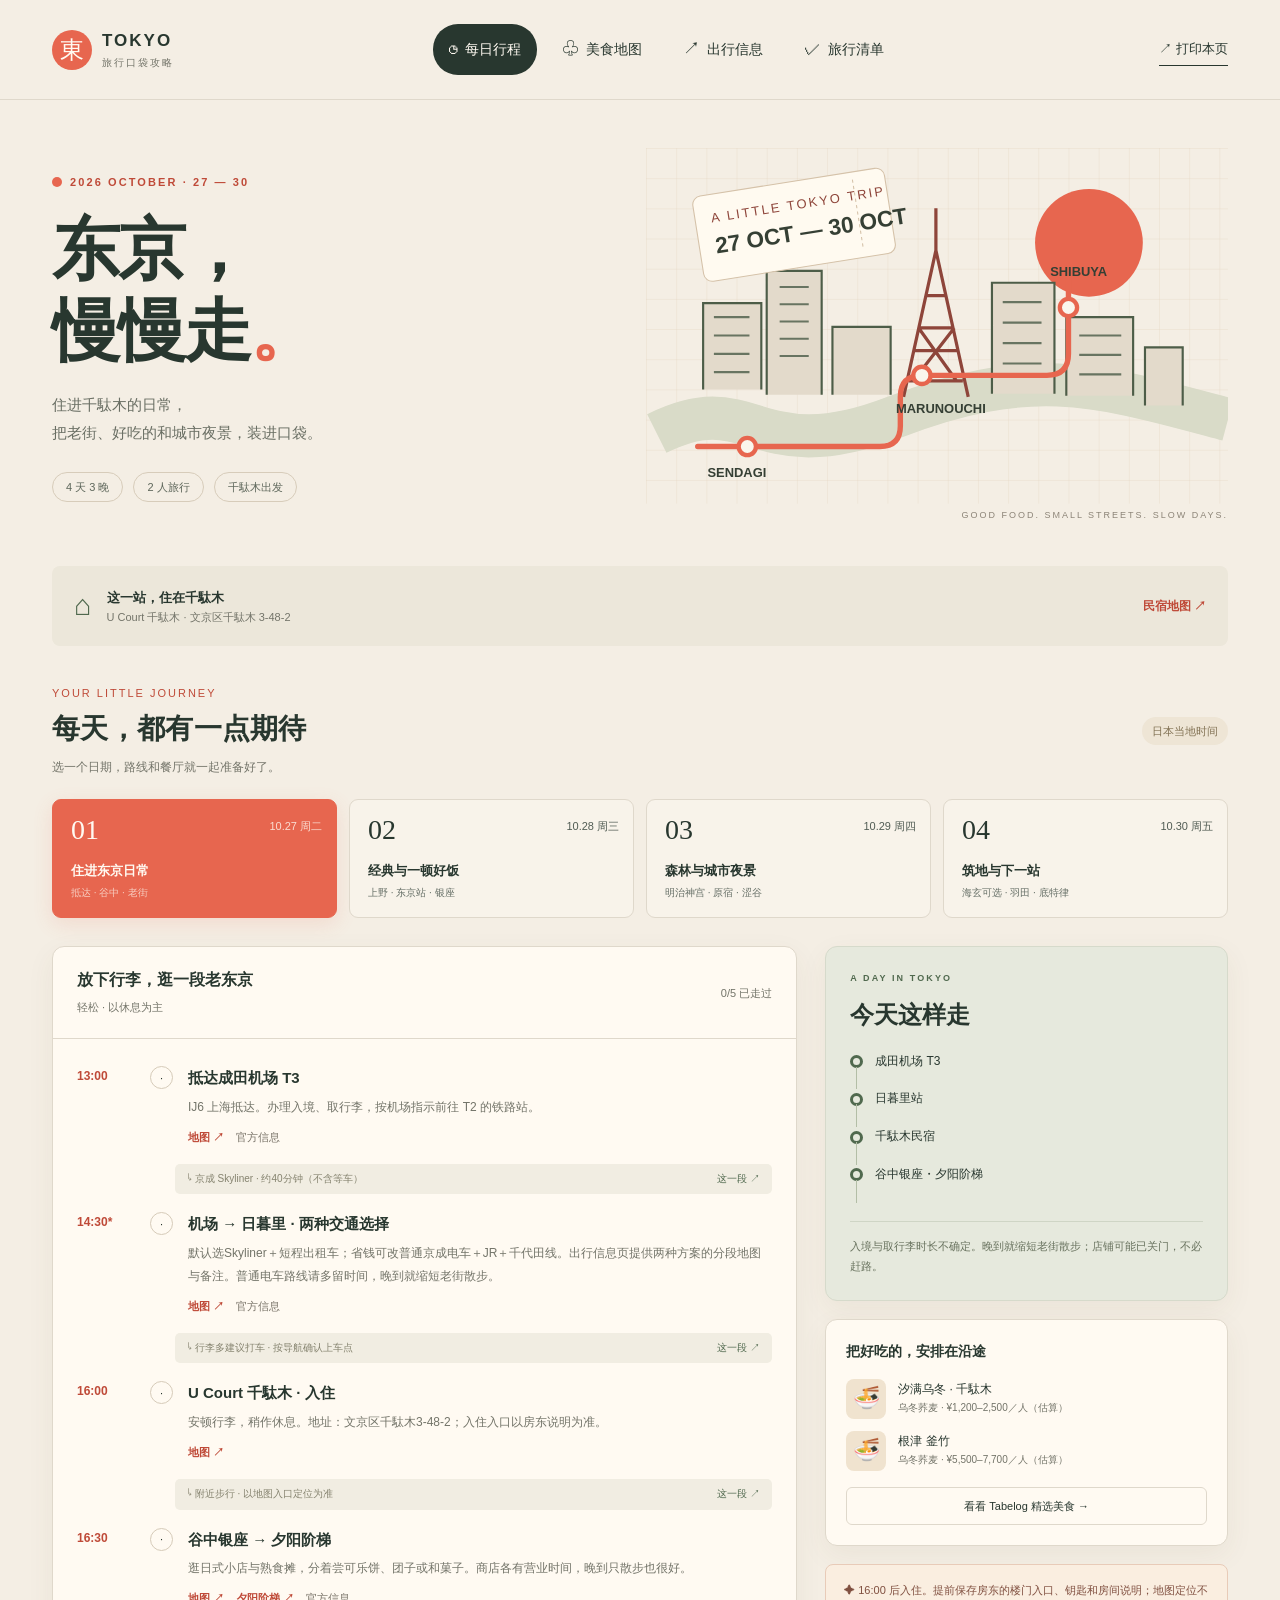
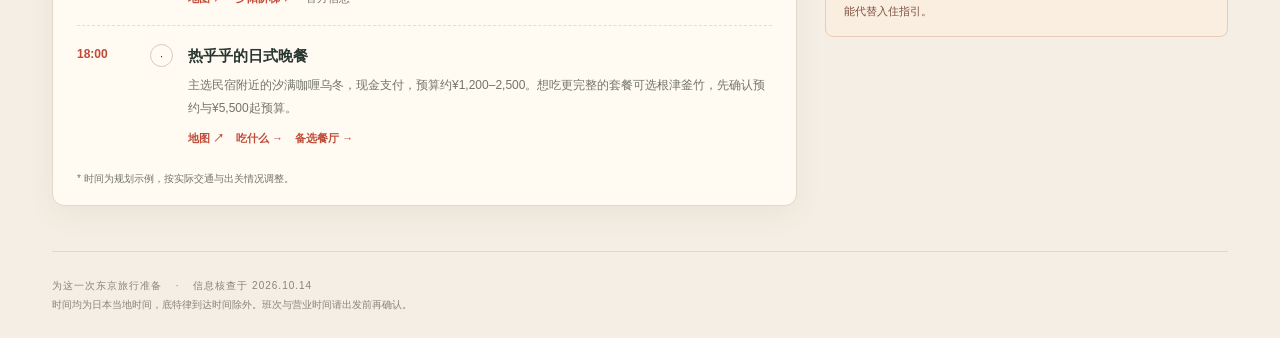
<file: tokyo-2026/index.html>
<!doctype html>
<html lang="zh-CN">
<head><meta charset="utf-8"><meta name="viewport" content="width=device-width,initial-scale=1,viewport-fit=cover"><meta name="theme-color" content="#f4eee4"><meta name="description" content="10月27–30日东京旅行口袋攻略：千駄木出发，每日路线、日本美食、Google地图导航与机场交通。"><title>东京，慢慢走 · 旅行口袋攻略</title><link rel="icon" href="icon.svg" type="image/svg+xml"><link rel="stylesheet" href="style.css?v=20261014-transport"><script src="app.js?v=20261014-transport" defer></script></head>
<body>
<a class="skip" href="#main">跳至主要内容</a>
<header class="topbar"><a class="brand" href="#plan" aria-label="东京慢慢走首页"><span class="brand-mark">東</span><span>TOKYO<span class="brand-sub">旅行口袋攻略</span></span></a><nav class="desktop-nav" aria-label="主要导航"></nav><button class="print-btn" id="print" title="打印或保存 PDF">↗ <span>打印本页</span></button></header>
<main id="main" tabindex="-1">
<section class="hero"><div class="hero-copy"><div class="eyebrow"><span class="tiny-sun"></span> 2026 OCTOBER · 27 — 30</div><h1>东京，<br>慢慢走<span class="red-dot">。</span></h1><p>住进千駄木的日常，<br>把老街、好吃的和城市夜景，装进口袋。</p><div class="trip-tags"><span>4 天 3 晚</span><span>2 人旅行</span><span>千駄木出发</span></div></div>
<div class="hero-art" aria-hidden="true"><svg viewBox="0 0 540 330" role="img"><defs><pattern id="grid" width="28" height="28" patternUnits="userSpaceOnUse"><path d="M28 0H0V28" fill="none" stroke="#e6d6c1" stroke-width=".6"/></pattern></defs><rect x="0" y="0" width="540" height="330" fill="url(#grid)"/><circle cx="411" cy="88" r="50" fill="#e7664f"/><path d="M10 265C100 220 100 300 230 250S420 220 540 252" fill="none" stroke="#d9dbc8" stroke-width="40"/><g fill="#e3dacb" stroke="#4d5d48" stroke-width="2"><path d="M53 224v-80h54v80M112 229V114h51v115M173 229v-63h54v63M321 228v-103h58v103M390 230v-73h62v73M463 239V185h35v54"/></g><g stroke="#687461" stroke-width="2"><path d="M63 157h33m-33 17h33m-33 17h33m-33 17h33M124 129h27m-27 16h27m-27 16h27m-27 16h27m-27 16h27M331 143h36m-36 19h36m-36 19h36m-36 19h36M402 174h39m-39 18h39m-39 18h39"/></g><g stroke="#8e453a" stroke-width="3" fill="none"><path d="M239 231l30-136 30 136M248 188h42M253 167h32M260 137h19M269 95V56M244 216h50M253 167l35 49m-2-49l-38 49"/></g><path d="M48 277h169q19 0 19-19v-27q0-20 20-20h116q20 0 20-20v-71" fill="none" stroke="#e7664f" stroke-width="5" stroke-linecap="round"/><g fill="#faf6ed" stroke="#e7664f" stroke-width="4"><circle cx="94" cy="277" r="8"/><circle cx="256" cy="211" r="8"/><circle cx="392" cy="148" r="8"/></g><g fill="#353f34" font-family="sans-serif" font-size="12" font-weight="bold"><text x="57" y="305">SENDAGI</text><text x="232" y="246">MARUNOUCHI</text><text x="375" y="119">SHIBUYA</text></g><g transform="rotate(-9 152 74)"><rect x="48" y="29" width="180" height="80" rx="8" fill="#fffaf0" stroke="#d5c2a9"/><text x="63" y="55" fill="#8e453a" font-size="12" letter-spacing="2">A LITTLE TOKYO TRIP</text><text x="63" y="84" fill="#353f34" font-size="21" font-weight="bold">27 OCT — 30 OCT</text><path d="M198 36v63" stroke="#d5c2a9" stroke-dasharray="3 3"/></g></svg><span class="art-caption">GOOD FOOD. SMALL STREETS. SLOW DAYS.</span></div>
</section>
<div class="home-strip"><div><span class="home-symbol">⌂</span><span><strong>这一站，住在千駄木</strong><small>U Court 千駄木 · 文京区千駄木 3-48-2</small></span></div><a class="text-link home-map" target="_blank" rel="noopener noreferrer">民宿地图 ↗</a></div>
<section id="view" aria-live="polite"></section>
<footer>为这一次东京旅行准备 <span>·</span> 信息核查于 2026.10.14<br><small>时间均为日本当地时间，底特律到达时间除外。班次与营业时间请出发前再确认。</small></footer>
</main><nav class="mobile-nav" aria-label="手机导航"></nav><div class="toast" role="status" aria-live="polite"></div>
</body></html>
</file>
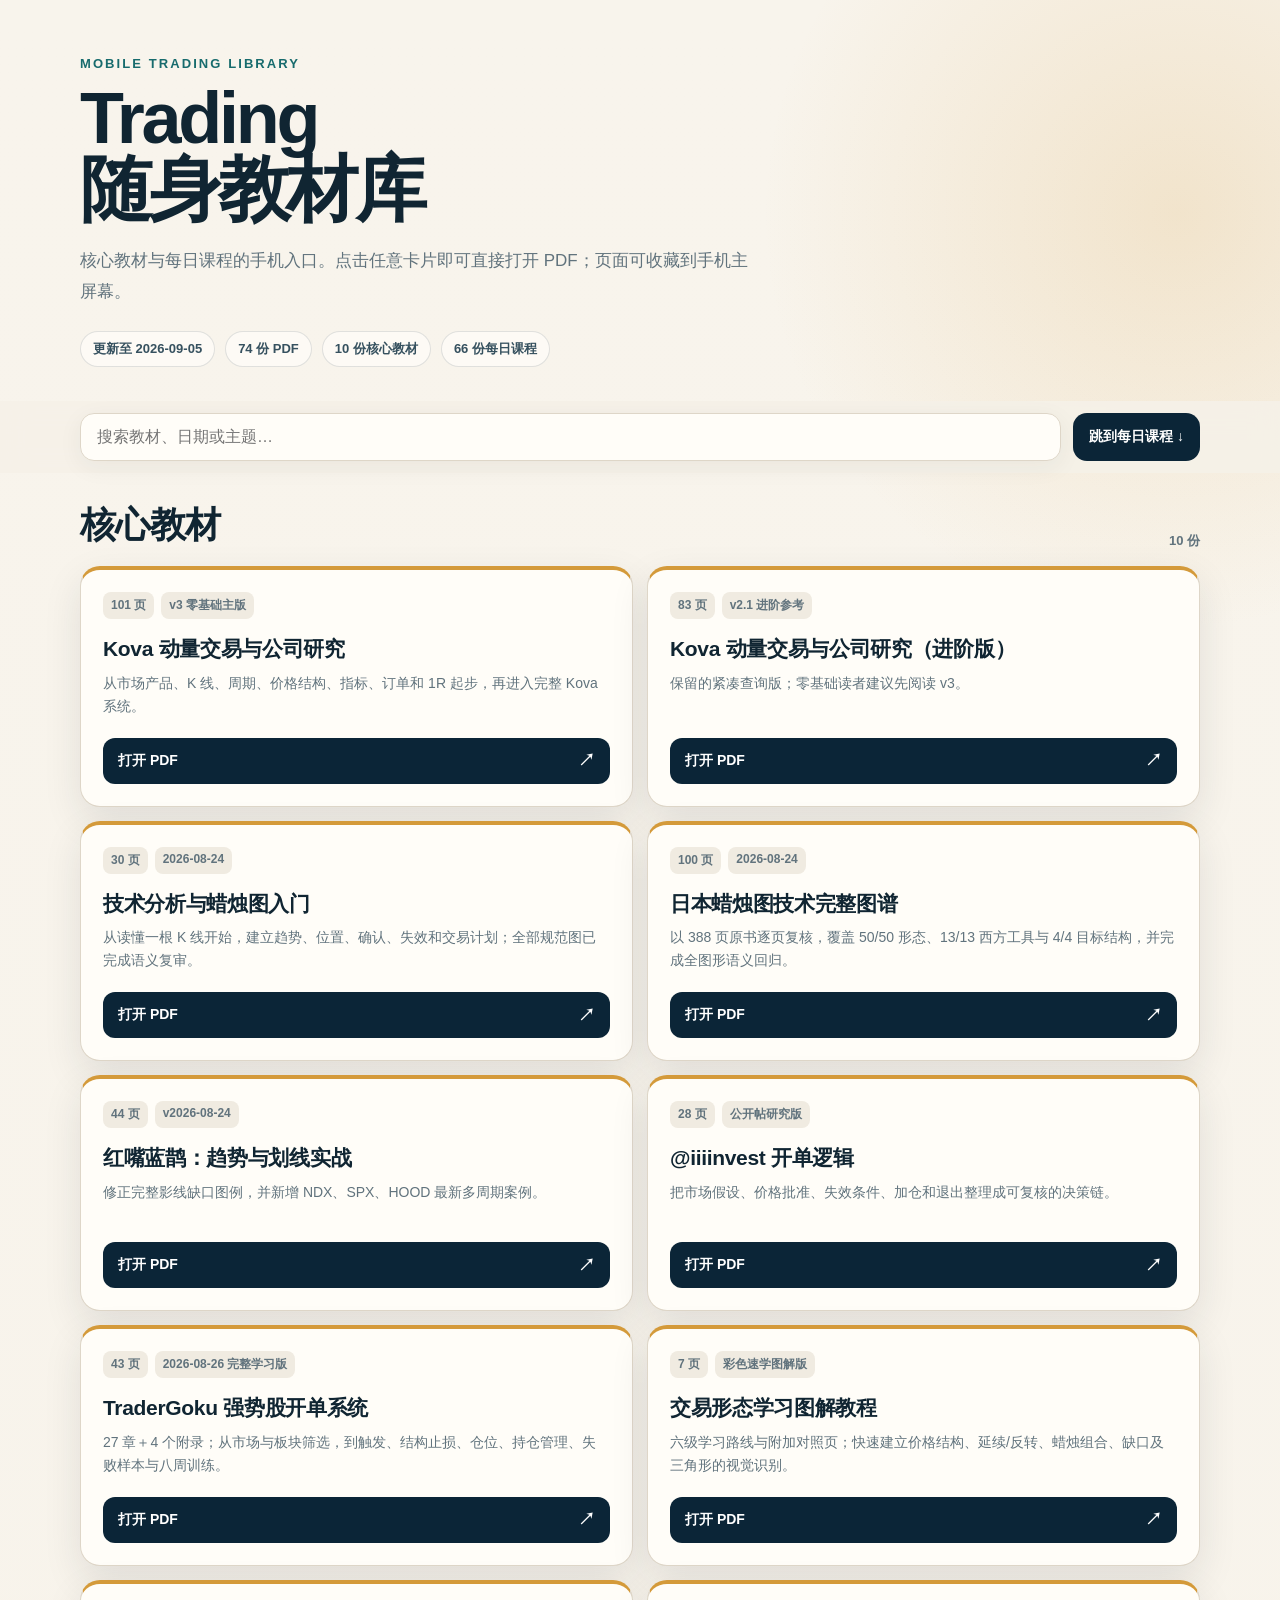
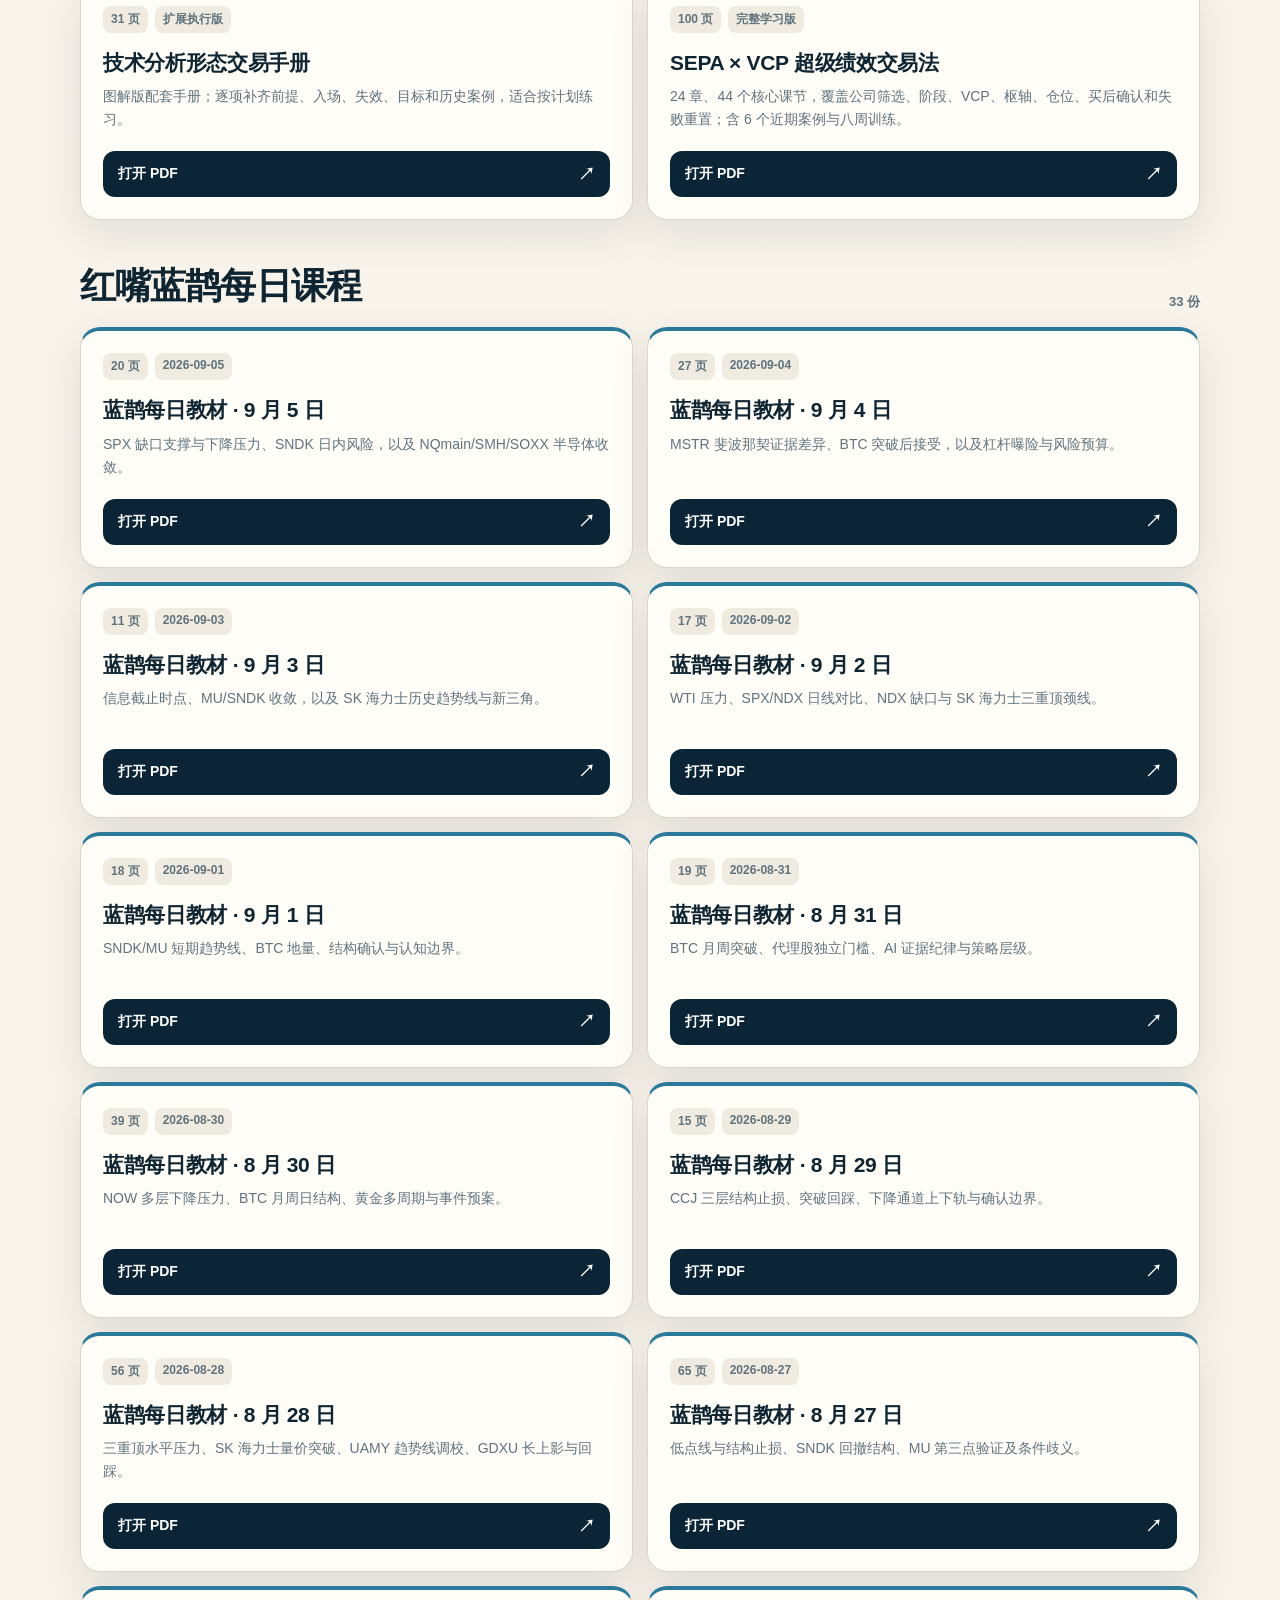
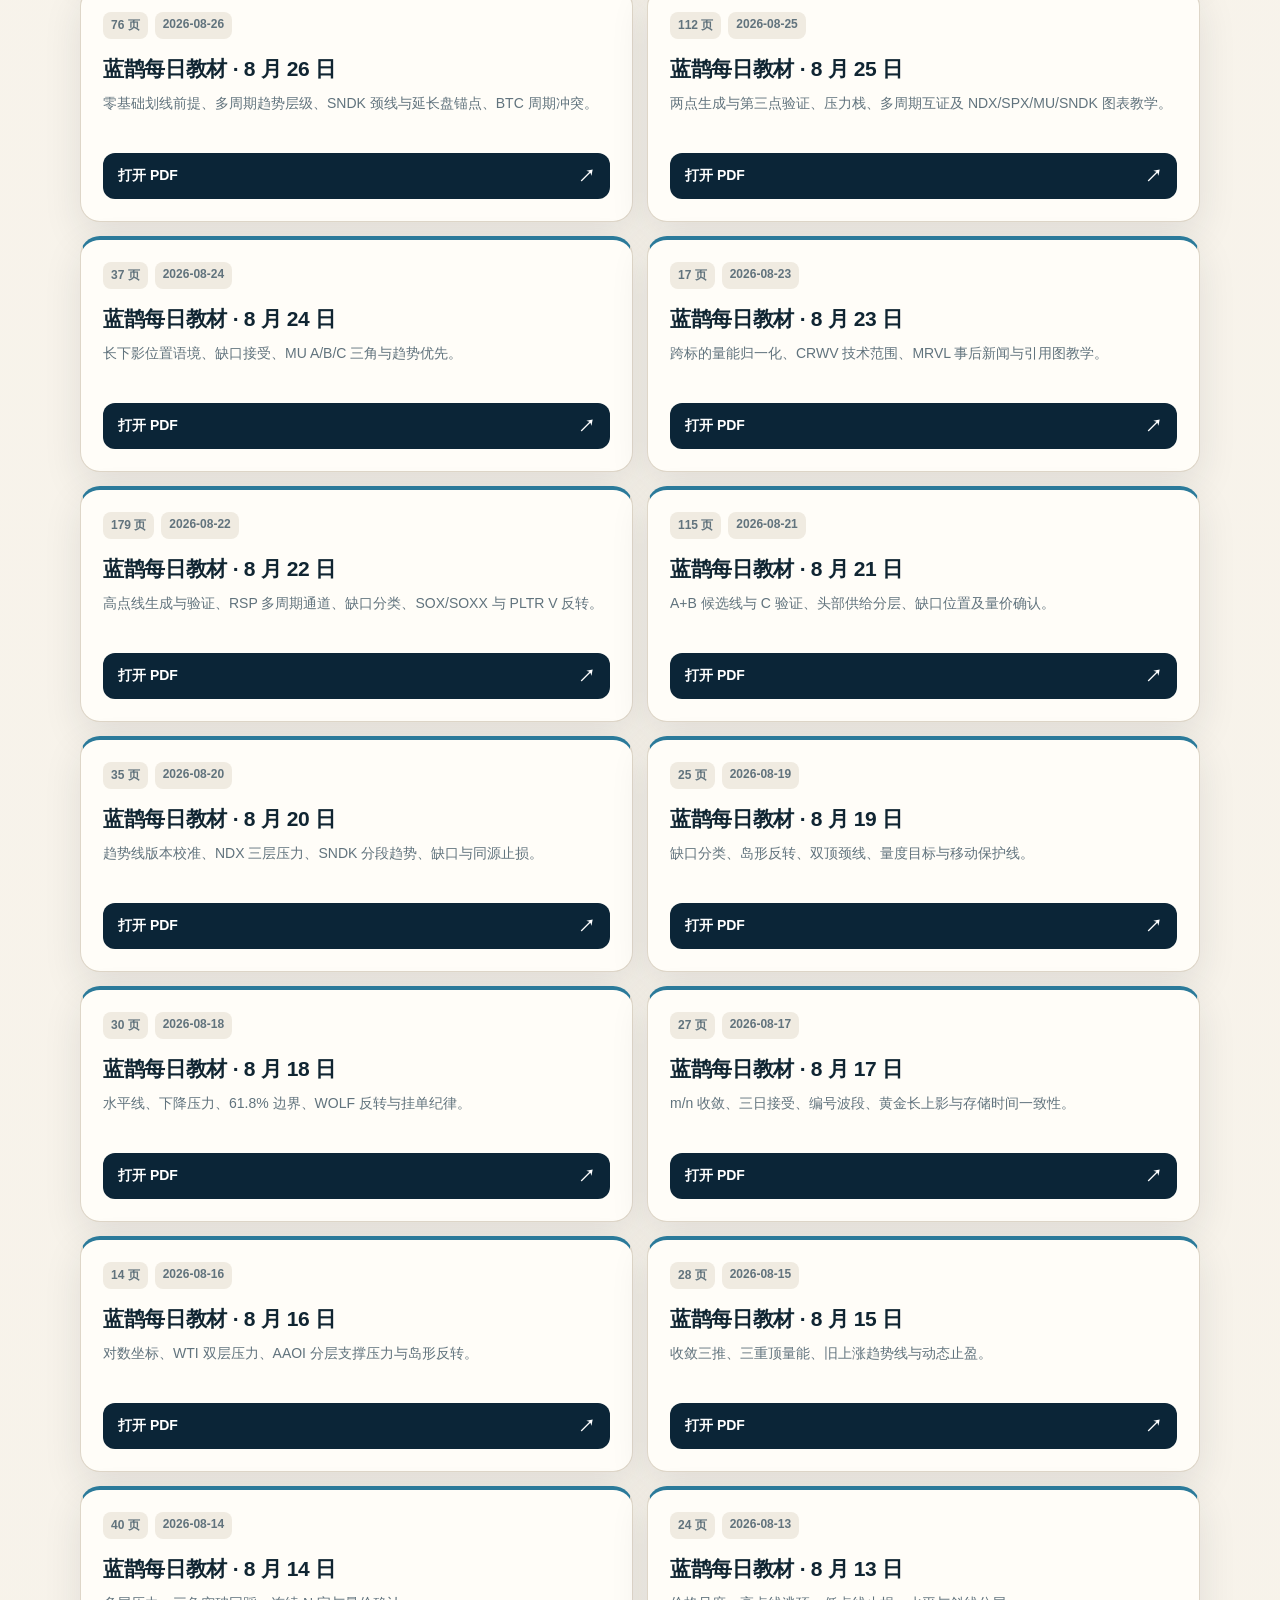
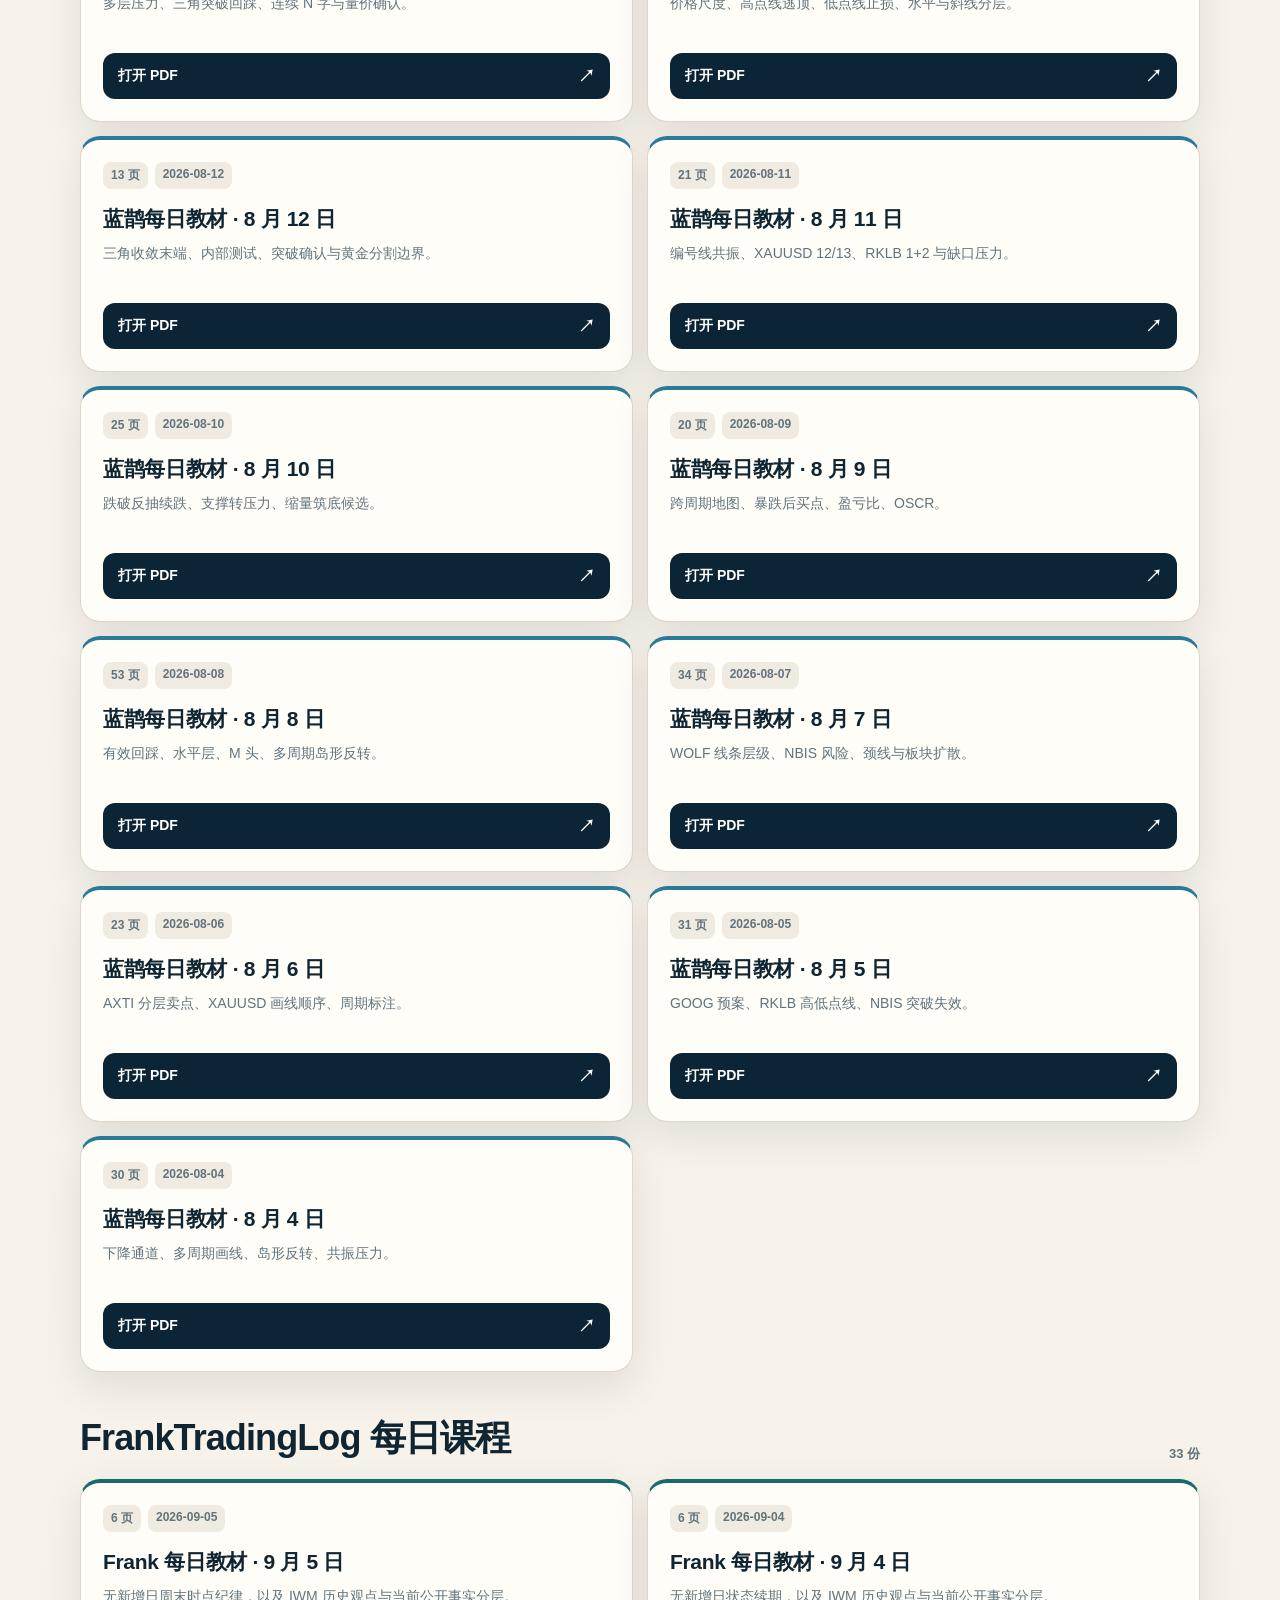
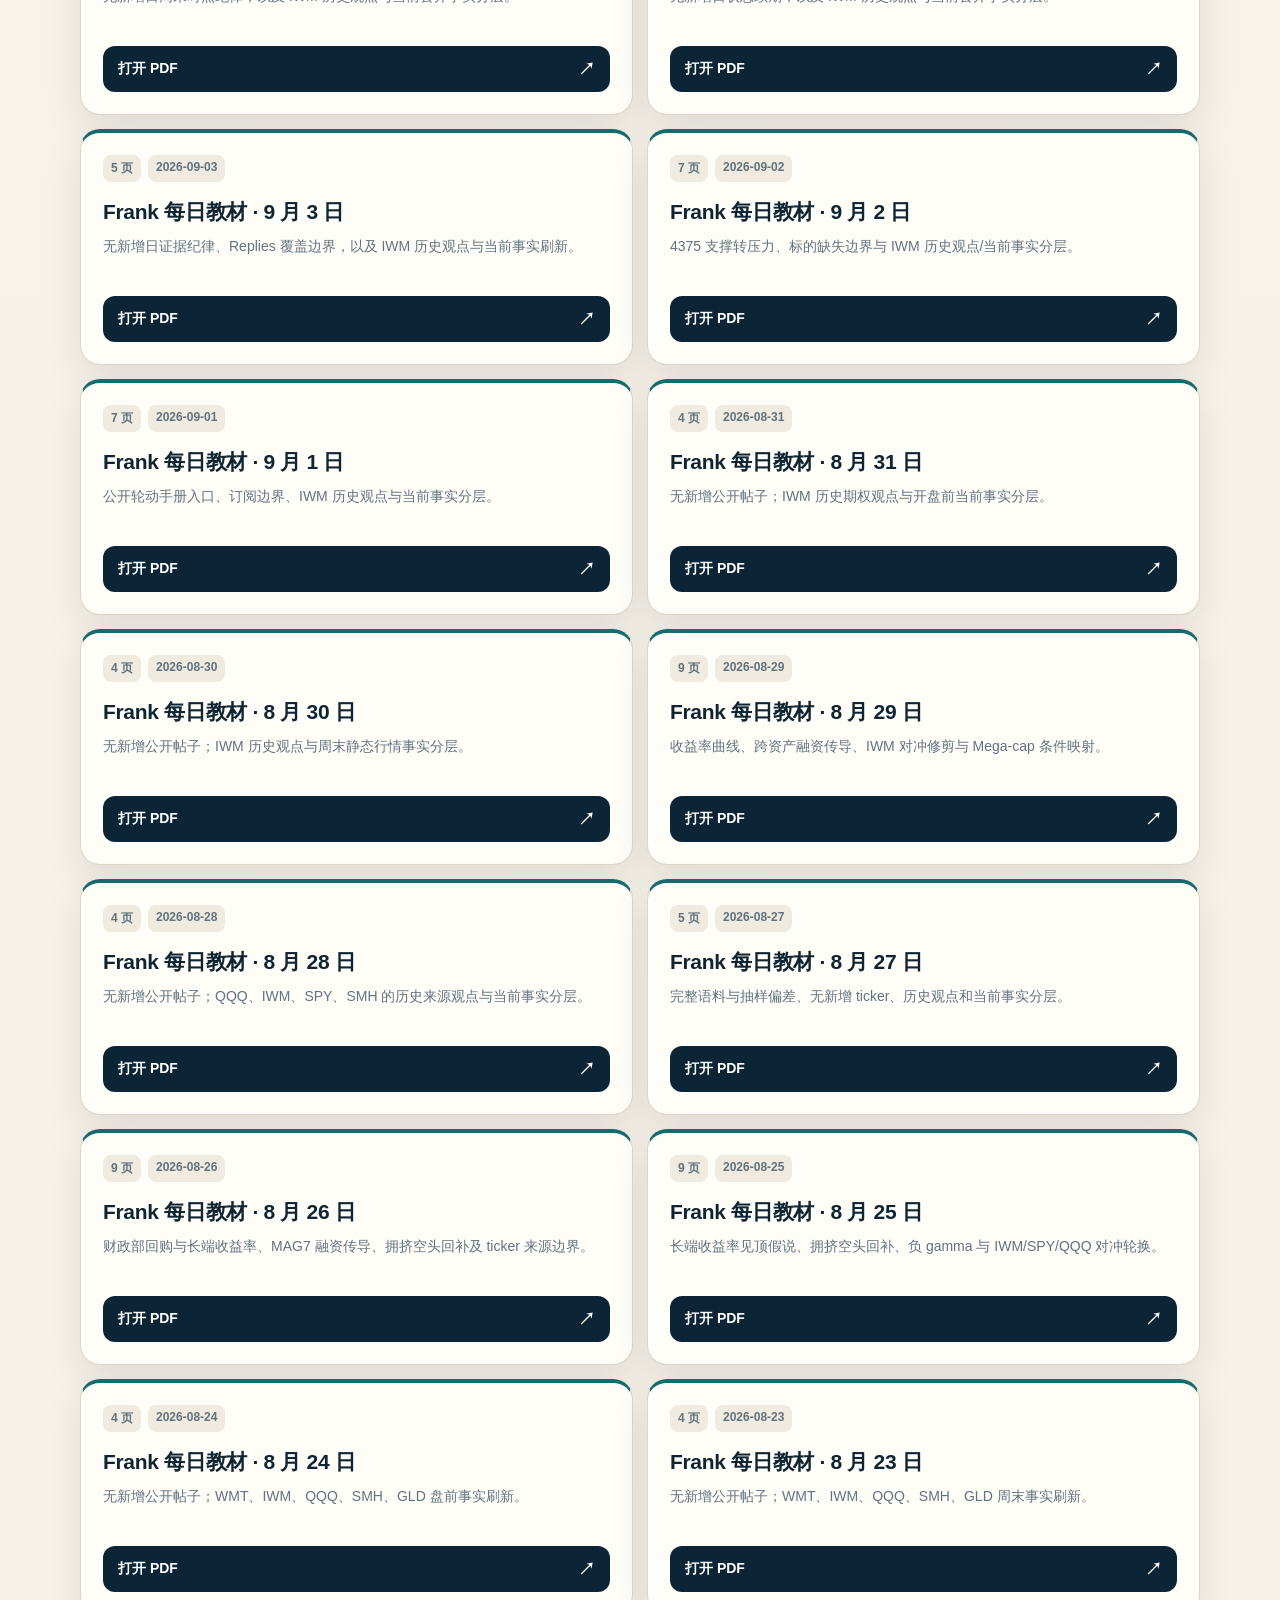
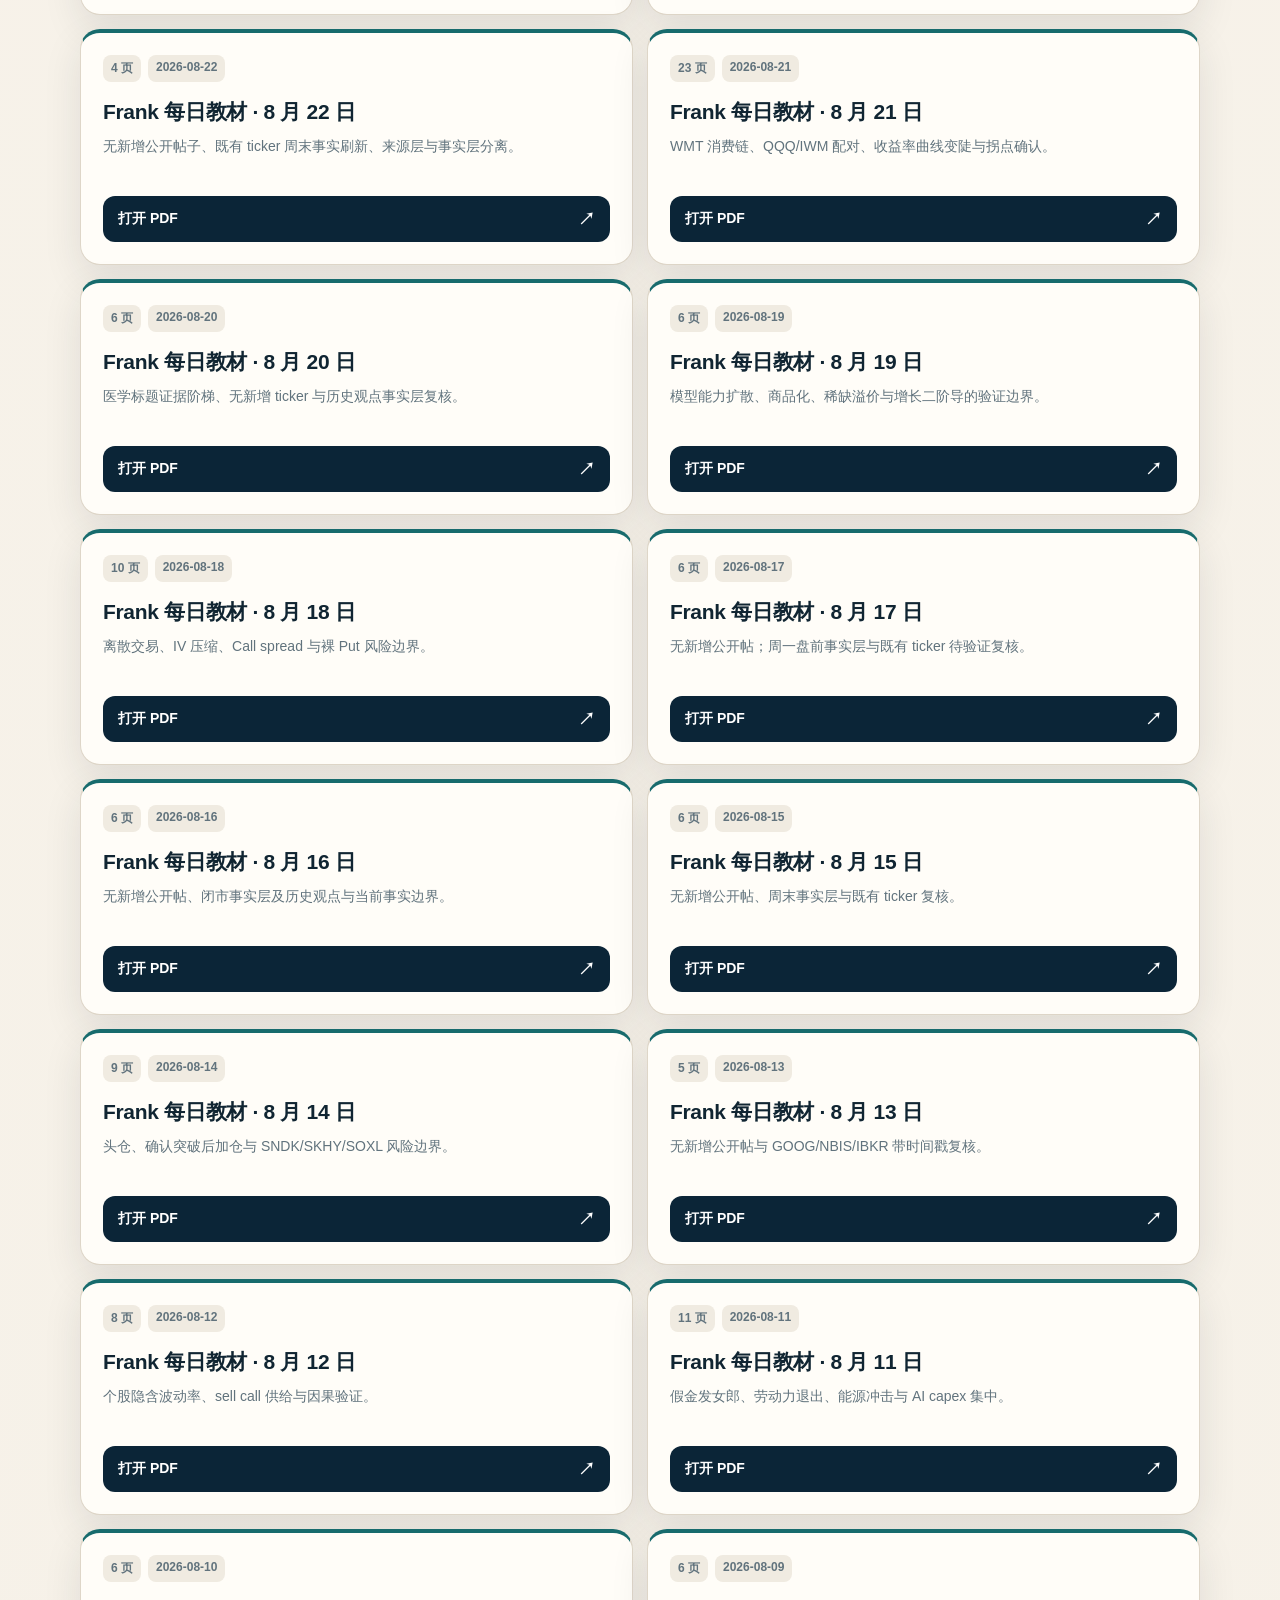
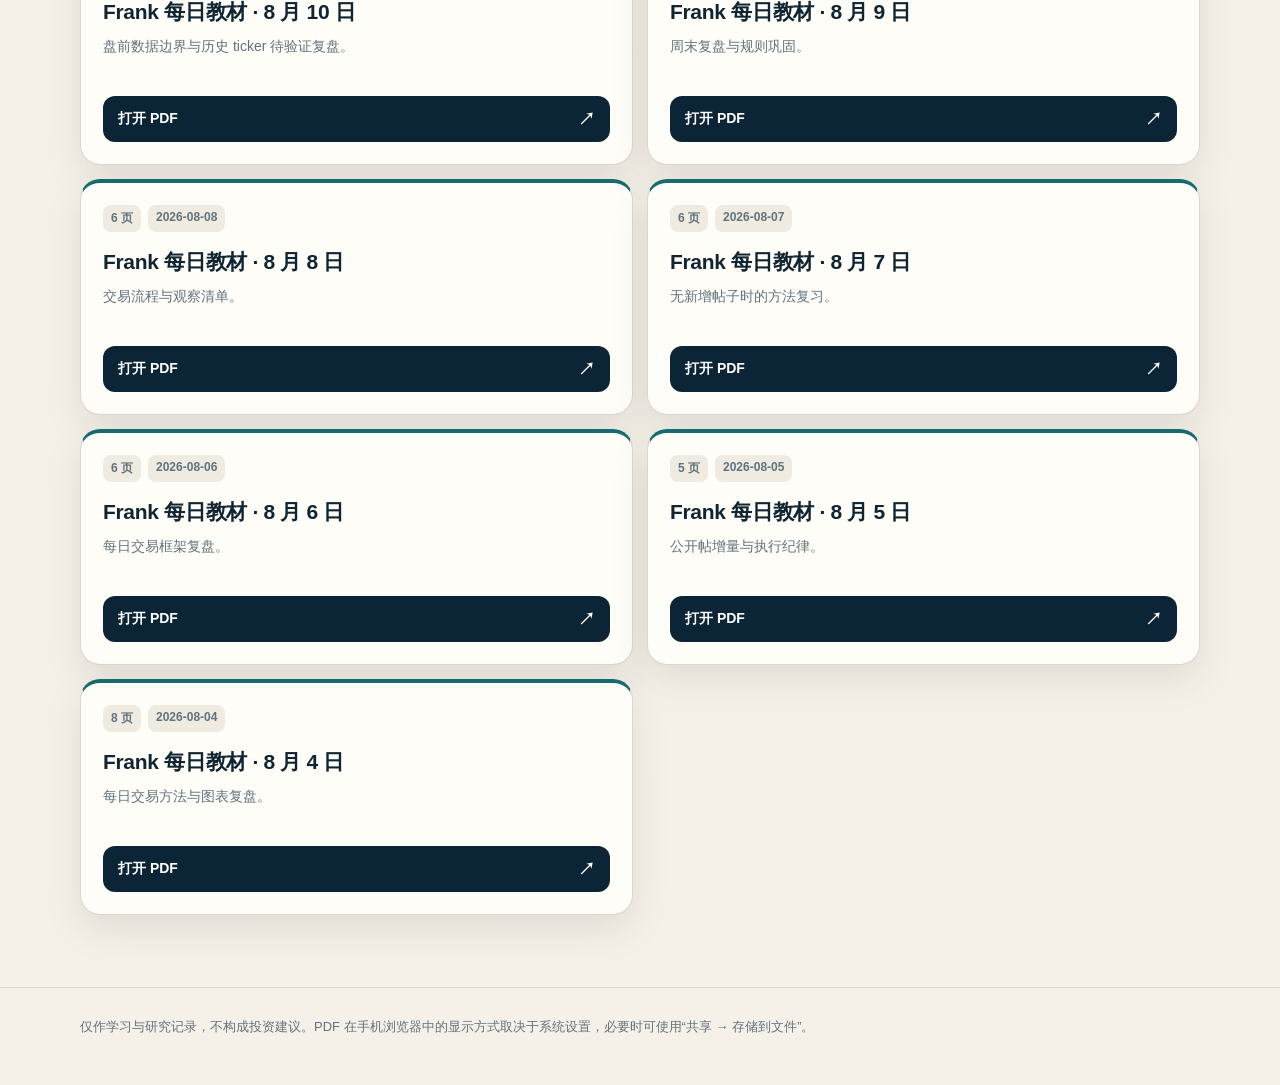
<file: trading-materials/index.html>
<!doctype html>
<html lang="zh-CN">
  <head>
    <meta charset="utf-8" />
    <meta name="viewport" content="width=device-width, initial-scale=1" />
    <meta name="theme-color" content="#0b2537" />
    <title>Trading 随身教材库</title>
    <style>
      :root {
        color-scheme: light;
        --ink: #102532;
        --muted: #61737d;
        --paper: #f6f1e8;
        --card: #fffdf8;
        --line: #ded6c8;
        --navy: #0b2537;
        --teal: #176b6d;
        --gold: #d49a3a;
        --shadow: 0 14px 38px rgba(26, 43, 51, 0.1);
      }

      * { box-sizing: border-box; }
      html { scroll-behavior: smooth; }
      body {
        margin: 0;
        color: var(--ink);
        background:
          radial-gradient(circle at 92% 2%, rgba(212, 154, 58, 0.18), transparent 26rem),
          linear-gradient(180deg, #f8f4ec 0%, var(--paper) 100%);
        font-family: -apple-system, BlinkMacSystemFont, "Segoe UI", "PingFang SC", "Hiragino Sans GB", sans-serif;
      }

      a { color: inherit; }
      .shell { width: min(1120px, calc(100% - 32px)); margin: 0 auto; }
      .hero { padding: 56px 0 34px; }
      .eyebrow {
        margin: 0 0 12px;
        color: var(--teal);
        font-size: 13px;
        font-weight: 800;
        letter-spacing: 0.16em;
        text-transform: uppercase;
      }
      h1 { margin: 0; max-width: 760px; font-size: clamp(36px, 8vw, 72px); line-height: 0.98; letter-spacing: -0.045em; }
      .lede { max-width: 680px; margin: 22px 0 0; color: var(--muted); font-size: 17px; line-height: 1.8; }
      .summary { display: flex; flex-wrap: wrap; gap: 10px; margin-top: 24px; }
      .summary span {
        padding: 8px 12px;
        border: 1px solid rgba(11, 37, 55, 0.12);
        border-radius: 999px;
        background: rgba(255, 253, 248, 0.72);
        color: #36515f;
        font-size: 13px;
        font-weight: 700;
      }

      .tools { position: sticky; top: 0; z-index: 10; padding: 12px 0; background: rgba(246, 241, 232, 0.9); backdrop-filter: blur(14px); }
      .tools-inner { display: grid; grid-template-columns: minmax(0, 1fr) auto; gap: 12px; }
      .search {
        width: 100%;
        min-height: 48px;
        padding: 0 16px;
        border: 1px solid var(--line);
        border-radius: 14px;
        outline: none;
        background: var(--card);
        color: var(--ink);
        font-size: 16px;
        box-shadow: 0 6px 24px rgba(26, 43, 51, 0.06);
      }
      .search:focus { border-color: var(--teal); box-shadow: 0 0 0 3px rgba(23, 107, 109, 0.14); }
      .jump {
        display: flex;
        align-items: center;
        padding: 0 16px;
        border-radius: 14px;
        background: var(--navy);
        color: white;
        font-size: 14px;
        font-weight: 800;
        text-decoration: none;
      }

      main { padding: 28px 0 72px; }
      .section { margin-top: 42px; }
      .section:first-child { margin-top: 0; }
      .section-head { display: flex; align-items: end; justify-content: space-between; gap: 16px; margin-bottom: 16px; }
      h2 { margin: 0; font-size: clamp(25px, 5vw, 36px); letter-spacing: -0.025em; }
      .section-count { color: var(--muted); font-size: 13px; font-weight: 700; }
      .grid { display: grid; grid-template-columns: repeat(2, minmax(0, 1fr)); gap: 14px; }
      .card {
        display: flex;
        flex-direction: column;
        min-height: 236px;
        padding: 22px;
        border: 1px solid var(--line);
        border-radius: 20px;
        background: var(--card);
        box-shadow: var(--shadow);
      }
      .card.core { border-top: 4px solid var(--gold); }
      .card.lanque { border-top: 4px solid #2b7a9a; }
      .card.frank { border-top: 4px solid var(--teal); }
      .meta { display: flex; flex-wrap: wrap; gap: 7px; color: var(--muted); font-size: 12px; font-weight: 750; }
      .meta span { padding: 5px 8px; border-radius: 8px; background: #f0ebe1; }
      h3 { margin: 16px 0 8px; font-size: 21px; line-height: 1.35; letter-spacing: -0.015em; }
      .description { margin: 0 0 20px; color: var(--muted); font-size: 14px; line-height: 1.65; }
      .open {
        display: inline-flex;
        align-items: center;
        justify-content: space-between;
        gap: 12px;
        width: 100%;
        min-height: 46px;
        margin-top: auto;
        padding: 0 15px;
        border-radius: 12px;
        background: var(--navy);
        color: #fff;
        font-size: 14px;
        font-weight: 850;
        text-decoration: none;
      }
      .open::after { content: "↗"; font-size: 17px; }
      .open:hover { background: var(--teal); }
      .empty { display: none; padding: 36px; border: 1px dashed var(--line); border-radius: 18px; text-align: center; color: var(--muted); }
      footer { padding: 28px 0 46px; border-top: 1px solid var(--line); color: var(--muted); font-size: 13px; line-height: 1.7; }

      @media (max-width: 700px) {
        .shell { width: min(100% - 22px, 1120px); }
        .hero { padding: 36px 0 22px; }
        .lede { font-size: 15px; }
        .tools-inner { grid-template-columns: 1fr; }
        .jump { display: none; }
        .grid { grid-template-columns: 1fr; }
        .card { min-height: 0; padding: 18px; border-radius: 17px; }
        h3 { font-size: 19px; }
      }
    </style>
  </head>
  <body>
    <header class="hero">
      <div class="shell">
        <p class="eyebrow">Mobile Trading Library</p>
        <h1>Trading<br />随身教材库</h1>
        <p class="lede">核心教材与每日课程的手机入口。点击任意卡片即可直接打开 PDF；页面可收藏到手机主屏幕。</p>
        <div class="summary" aria-label="资料概览">
          <span>更新至 2026-09-05</span>
          <span>74 份 PDF</span>
          <span>10 份核心教材</span>
          <span>66 份每日课程</span>
        </div>
      </div>
    </header>

    <div class="tools">
      <div class="shell tools-inner">
        <input class="search" id="search" type="search" placeholder="搜索教材、日期或主题…" aria-label="搜索教材" />
        <a class="jump" href="#daily">跳到每日课程 ↓</a>
      </div>
    </div>

    <main class="shell">
      <section class="section" id="core">
        <div class="section-head">
          <h2>核心教材</h2>
          <span class="section-count">10 份</span>
        </div>
        <div class="grid">
          <article class="card core" data-search="Kova 动量交易 零基础 K线 周期 结构 指标 订单 1R 公司研究">
            <div class="meta"><span>101 页</span><span>v3 零基础主版</span></div>
            <h3>Kova 动量交易与公司研究</h3>
            <p class="description">从市场产品、K 线、周期、价格结构、指标、订单和 1R 起步，再进入完整 Kova 系统。</p>
            <a class="open" href="materials/core/kova-v3-zero-basics.pdf">打开 PDF</a>
          </article>

          <article class="card core" data-search="Kova v2.1 进阶参考 扫描器 买点 仓位 财报">
            <div class="meta"><span>83 页</span><span>v2.1 进阶参考</span></div>
            <h3>Kova 动量交易与公司研究（进阶版）</h3>
            <p class="description">保留的紧凑查询版；零基础读者建议先阅读 v3。</p>
            <a class="open" href="materials/core/kova-v21.pdf">打开 PDF</a>
          </article>

          <article class="card core" data-search="技术分析 蜡烛图 入门 新手 K线 趋势 位置">
            <div class="meta"><span>30 页</span><span>2026-08-24</span></div>
            <h3>技术分析与蜡烛图入门</h3>
            <p class="description">从读懂一根 K 线开始，建立趋势、位置、确认、失效和交易计划；全部规范图已完成语义复审。</p>
            <a class="open" href="materials/core/technical-analysis-intro.pdf">打开 PDF</a>
          </article>

          <article class="card core" data-search="日本蜡烛图 技术 完整图谱 Nison 形态">
            <div class="meta"><span>100 页</span><span>2026-08-24</span></div>
            <h3>日本蜡烛图技术完整图谱</h3>
            <p class="description">以 388 页原书逐页复核，覆盖 50/50 形态、13/13 西方工具与 4/4 目标结构，并完成全图形语义回归。</p>
            <a class="open" href="materials/core/nison-atlas.pdf">打开 PDF</a>
          </article>

          <article class="card core" data-search="红嘴蓝鹊 蓝鹊 全集 趋势 划线 突破 回踩 缺口 量能 归一化">
            <div class="meta"><span>44 页</span><span>v2026-08-24</span></div>
            <h3>红嘴蓝鹊：趋势与划线实战</h3>
            <p class="description">修正完整影线缺口图例，并新增 NDX、SPX、HOOD 最新多周期案例。</p>
            <a class="open" href="materials/core/lanque-complete.pdf">打开 PDF</a>
          </article>

          <article class="card core" data-search="iiiinvest 开单逻辑 市场假设 价格批准 失效 加仓 退出">
            <div class="meta"><span>28 页</span><span>公开帖研究版</span></div>
            <h3>@iiiinvest 开单逻辑</h3>
            <p class="description">把市场假设、价格批准、失效条件、加仓和退出整理成可复核的决策链。</p>
            <a class="open" href="materials/core/iiiinvest-opening.pdf">打开 PDF</a>
          </article>

          <article class="card core" data-search="TraderGoku 强势股 开单系统 市场门控 板块 领涨股 平台 牛旗 回踩 突破 仓位 八周训练">
            <div class="meta"><span>43 页</span><span>2026-08-26 完整学习版</span></div>
            <h3>TraderGoku 强势股开单系统</h3>
            <p class="description">27 章＋4 个附录；从市场与板块筛选，到触发、结构止损、仓位、持仓管理、失败样本与八周训练。</p>
            <a class="open" href="materials/core/tradergoku-opening.pdf">打开 PDF</a>
          </article>

          <article class="card core" data-search="交易形态 学习 图解 教程 技术分析 价格结构 延续 反转 蜡烛 缺口 三角旗 对称三角形 新手">
            <div class="meta"><span>7 页</span><span>彩色速学图解版</span></div>
            <h3>交易形态学习图解教程</h3>
            <p class="description">六级学习路线与附加对照页；快速建立价格结构、延续/反转、蜡烛组合、缺口及三角形的视觉识别。</p>
            <a class="open" href="materials/core/technical-patterns-infographic.pdf">打开 PDF</a>
          </article>

          <article class="card core" data-search="技术分析 形态 交易手册 前提 入场 失效 目标 案例 AAPL TSLA NVDA MSTR PLTR">
            <div class="meta"><span>31 页</span><span>扩展执行版</span></div>
            <h3>技术分析形态交易手册</h3>
            <p class="description">图解版配套手册；逐项补齐前提、入场、失效、目标和历史案例，适合按计划练习。</p>
            <a class="open" href="materials/core/technical-patterns-manual.pdf">打开 PDF</a>
          </article>

          <article class="card core" data-search="Minervini SEPA VCP 超级绩效 成长股 阶段分析 枢轴 3-C 确认 违规 失败重置">
            <div class="meta"><span>100 页</span><span>完整学习版</span></div>
            <h3>SEPA × VCP 超级绩效交易法</h3>
            <p class="description">24 章、44 个核心课节，覆盖公司筛选、阶段、VCP、枢轴、仓位、买后确认和失败重置；含 6 个近期案例与八周训练。</p>
            <a class="open" href="materials/core/minervini-sepa-vcp-annotated.pdf">打开 PDF</a>
          </article>
        </div>
      </section>

      <section class="section" id="daily">
        <div class="section-head">
          <h2>红嘴蓝鹊每日课程</h2>
          <span class="section-count">33 份</span>
        </div>
        <div class="grid">
          <article class="card lanque" data-search="红嘴蓝鹊 2026-09-05 SPX 缺口 支撑 压力 SNDK 日内 风险 NQmain SMH SOXX 半导体 收敛">
            <div class="meta"><span>20 页</span><span>2026-09-05</span></div><h3>蓝鹊每日教材 · 9 月 5 日</h3>
            <p class="description">SPX 缺口支撑与下降压力、SNDK 日内风险，以及 NQmain/SMH/SOXX 半导体收敛。</p><a class="open" href="materials/daily/lanque-2026-09-05.pdf">打开 PDF</a>
          </article>
          <article class="card lanque" data-search="红嘴蓝鹊 2026-09-04 MSTR 黄金分割 斐波那契 BTC 日线 周线 突破 接受 MSTU 杠杆 风险">
            <div class="meta"><span>27 页</span><span>2026-09-04</span></div><h3>蓝鹊每日教材 · 9 月 4 日</h3>
            <p class="description">MSTR 斐波那契证据差异、BTC 突破后接受，以及杠杆曝险与风险预算。</p><a class="open" href="materials/daily/lanque-2026-09-04.pdf">打开 PDF</a>
          </article>
          <article class="card lanque" data-search="红嘴蓝鹊 2026-09-03 信息截止时点 无事后改线 MU SNDK 收敛 三角 SK海力士 历史趋势线 新三角">
            <div class="meta"><span>11 页</span><span>2026-09-03</span></div><h3>蓝鹊每日教材 · 9 月 3 日</h3>
            <p class="description">信息截止时点、MU/SNDK 收敛，以及 SK 海力士历史趋势线与新三角。</p><a class="open" href="materials/daily/lanque-2026-09-03.pdf">打开 PDF</a>
          </article>
          <article class="card lanque" data-search="红嘴蓝鹊 2026-09-02 WTI 原油 SPX NDX 日线 缺口 压力 支撑 SK海力士 三重顶 颈线">
            <div class="meta"><span>17 页</span><span>2026-09-02</span></div><h3>蓝鹊每日教材 · 9 月 2 日</h3>
            <p class="description">WTI 压力、SPX/NDX 日线对比、NDX 缺口与 SK 海力士三重顶颈线。</p><a class="open" href="materials/daily/lanque-2026-09-02.pdf">打开 PDF</a>
          </article>
          <article class="card lanque" data-search="红嘴蓝鹊 2026-09-01 SNDK MU 短期趋势线 BTC 地量 结构确认 认知边界">
            <div class="meta"><span>18 页</span><span>2026-09-01</span></div><h3>蓝鹊每日教材 · 9 月 1 日</h3>
            <p class="description">SNDK/MU 短期趋势线、BTC 地量、结构确认与认知边界。</p><a class="open" href="materials/daily/lanque-2026-09-01.pdf">打开 PDF</a>
          </article>
          <article class="card lanque" data-search="红嘴蓝鹊 2026-08-31 BTC 月线 周线 突破 代理股 MSTR BMNR PURR AI 证据 策略">
            <div class="meta"><span>19 页</span><span>2026-08-31</span></div><h3>蓝鹊每日教材 · 8 月 31 日</h3>
            <p class="description">BTC 月周突破、代理股独立门槛、AI 证据纪律与策略层级。</p><a class="open" href="materials/daily/lanque-2026-08-31.pdf">打开 PDF</a>
          </article>
          <article class="card lanque" data-search="红嘴蓝鹊 2026-08-30 NOW 多层压力 BTC 月线 周线 日线 黄金 多周期 事件预案 缺口">
            <div class="meta"><span>39 页</span><span>2026-08-30</span></div><h3>蓝鹊每日教材 · 8 月 30 日</h3>
            <p class="description">NOW 多层下降压力、BTC 月周日结构、黄金多周期与事件预案。</p><a class="open" href="materials/daily/lanque-2026-08-30.pdf">打开 PDF</a>
          </article>
          <article class="card lanque" data-search="红嘴蓝鹊 2026-08-29 CCJ 三层 结构止损 突破 回踩 下降通道 上下轨">
            <div class="meta"><span>15 页</span><span>2026-08-29</span></div><h3>蓝鹊每日教材 · 8 月 29 日</h3>
            <p class="description">CCJ 三层结构止损、突破回踩、下降通道上下轨与确认边界。</p><a class="open" href="materials/daily/lanque-2026-08-29.pdf">打开 PDF</a>
          </article>
          <article class="card lanque" data-search="红嘴蓝鹊 2026-08-28 三重顶 水平压力 SK海力士 量价突破 UAMY 趋势线调校 GDXU 长上影 回踩">
            <div class="meta"><span>56 页</span><span>2026-08-28</span></div><h3>蓝鹊每日教材 · 8 月 28 日</h3>
            <p class="description">三重顶水平压力、SK 海力士量价突破、UAMY 趋势线调校、GDXU 长上影与回踩。</p><a class="open" href="materials/daily/lanque-2026-08-28.pdf">打开 PDF</a>
          </article>
          <article class="card lanque" data-search="红嘴蓝鹊 2026-08-27 低点线 结构止损 SNDK MU 第三点验证 条件歧义">
            <div class="meta"><span>65 页</span><span>2026-08-27</span></div><h3>蓝鹊每日教材 · 8 月 27 日</h3>
            <p class="description">低点线与结构止损、SNDK 回撤结构、MU 第三点验证及条件歧义。</p><a class="open" href="materials/daily/lanque-2026-08-27.pdf">打开 PDF</a>
          </article>
          <article class="card lanque" data-search="红嘴蓝鹊 2026-08-26 零基础 划线 多周期 趋势 SNDK 颈线 延长盘 BTC">
            <div class="meta"><span>76 页</span><span>2026-08-26</span></div><h3>蓝鹊每日教材 · 8 月 26 日</h3>
            <p class="description">零基础划线前提、多周期趋势层级、SNDK 颈线与延长盘锚点、BTC 周期冲突。</p><a class="open" href="materials/daily/lanque-2026-08-26.pdf">打开 PDF</a>
          </article>
          <article class="card lanque" data-search="红嘴蓝鹊 2026-08-25 两点生成 第三点验证 压力栈 多周期 NDX SPX MU SNDK">
            <div class="meta"><span>112 页</span><span>2026-08-25</span></div><h3>蓝鹊每日教材 · 8 月 25 日</h3>
            <p class="description">两点生成与第三点验证、压力栈、多周期互证及 NDX/SPX/MU/SNDK 图表教学。</p><a class="open" href="materials/daily/lanque-2026-08-25.pdf">打开 PDF</a>
          </article>
          <article class="card lanque" data-search="红嘴蓝鹊 2026-08-24 长下影 位置 缺口 接受 MU A B C 三角 趋势">
            <div class="meta"><span>37 页</span><span>2026-08-24</span></div><h3>蓝鹊每日教材 · 8 月 24 日</h3>
            <p class="description">长下影位置语境、缺口接受、MU A/B/C 三角与趋势优先。</p><a class="open" href="materials/daily/lanque-2026-08-24.pdf">打开 PDF</a>
          </article>
          <article class="card lanque" data-search="红嘴蓝鹊 2026-08-23 跨标的 量能 归一化 CRWV MRVL 事后新闻 引用图">
            <div class="meta"><span>17 页</span><span>2026-08-23</span></div><h3>蓝鹊每日教材 · 8 月 23 日</h3>
            <p class="description">跨标的量能归一化、CRWV 技术范围、MRVL 事后新闻与引用图教学。</p><a class="open" href="materials/daily/lanque-2026-08-23.pdf">打开 PDF</a>
          </article>
          <article class="card lanque" data-search="红嘴蓝鹊 2026-08-22 高点线 生成 验证 RSP 多周期 通道 缺口 SOX SOXX PLTR V 反转">
            <div class="meta"><span>179 页</span><span>2026-08-22</span></div><h3>蓝鹊每日教材 · 8 月 22 日</h3>
            <p class="description">高点线生成与验证、RSP 多周期通道、缺口分类、SOX/SOXX 与 PLTR V 反转。</p><a class="open" href="materials/daily/lanque-2026-08-22.pdf">打开 PDF</a>
          </article>
          <article class="card lanque" data-search="红嘴蓝鹊 2026-08-21 A B C 候选线 验证 头部供给 缺口 量价确认">
            <div class="meta"><span>115 页</span><span>2026-08-21</span></div><h3>蓝鹊每日教材 · 8 月 21 日</h3>
            <p class="description">A+B 候选线与 C 验证、头部供给分层、缺口位置及量价确认。</p><a class="open" href="materials/daily/lanque-2026-08-21.pdf">打开 PDF</a>
          </article>
          <article class="card lanque" data-search="红嘴蓝鹊 2026-08-20 趋势线 校准 NDX 三层压力 SNDK 分段趋势 缺口 同源止损">
            <div class="meta"><span>35 页</span><span>2026-08-20</span></div><h3>蓝鹊每日教材 · 8 月 20 日</h3>
            <p class="description">趋势线版本校准、NDX 三层压力、SNDK 分段趋势、缺口与同源止损。</p><a class="open" href="materials/daily/lanque-2026-08-20.pdf">打开 PDF</a>
          </article>
          <article class="card lanque" data-search="红嘴蓝鹊 2026-08-19 缺口 突破 中继 衰竭 岛形反转 NVDA 双顶 颈线 量度目标">
            <div class="meta"><span>25 页</span><span>2026-08-19</span></div><h3>蓝鹊每日教材 · 8 月 19 日</h3>
            <p class="description">缺口分类、岛形反转、双顶颈线、量度目标与移动保护线。</p><a class="open" href="materials/daily/lanque-2026-08-19.pdf">打开 PDF</a>
          </article>
          <article class="card lanque" data-search="红嘴蓝鹊 2026-08-18 水平线 下降压力 61.8 WOLF 反转 挂单纪律">
            <div class="meta"><span>30 页</span><span>2026-08-18</span></div><h3>蓝鹊每日教材 · 8 月 18 日</h3>
            <p class="description">水平线、下降压力、61.8% 边界、WOLF 反转与挂单纪律。</p><a class="open" href="materials/daily/lanque-2026-08-18.pdf">打开 PDF</a>
          </article>
          <article class="card lanque" data-search="红嘴蓝鹊 2026-08-17 m n 收敛 三日接受 编号波段 黄金 长上影 存储">
            <div class="meta"><span>27 页</span><span>2026-08-17</span></div><h3>蓝鹊每日教材 · 8 月 17 日</h3>
            <p class="description">m/n 收敛、三日接受、编号波段、黄金长上影与存储时间一致性。</p><a class="open" href="materials/daily/lanque-2026-08-17.pdf">打开 PDF</a>
          </article>
          <article class="card lanque" data-search="红嘴蓝鹊 2026-08-16 对数坐标 WTI 双层压力 AAOI 支撑 岛形反转">
            <div class="meta"><span>14 页</span><span>2026-08-16</span></div><h3>蓝鹊每日教材 · 8 月 16 日</h3>
            <p class="description">对数坐标、WTI 双层压力、AAOI 分层支撑压力与岛形反转。</p><a class="open" href="materials/daily/lanque-2026-08-16.pdf">打开 PDF</a>
          </article>
          <article class="card lanque" data-search="红嘴蓝鹊 2026-08-15 收敛 三推 三重顶 量能 旧趋势线 动态止盈">
            <div class="meta"><span>28 页</span><span>2026-08-15</span></div><h3>蓝鹊每日教材 · 8 月 15 日</h3>
            <p class="description">收敛三推、三重顶量能、旧上涨趋势线与动态止盈。</p><a class="open" href="materials/daily/lanque-2026-08-15.pdf">打开 PDF</a>
          </article>
          <article class="card lanque" data-search="红嘴蓝鹊 2026-08-14 多层压力 三角 突破 回踩 N字 量价">
            <div class="meta"><span>40 页</span><span>2026-08-14</span></div><h3>蓝鹊每日教材 · 8 月 14 日</h3>
            <p class="description">多层压力、三角突破回踩、连续 N 字与量价确认。</p><a class="open" href="materials/daily/lanque-2026-08-14.pdf">打开 PDF</a>
          </article>
          <article class="card lanque" data-search="红嘴蓝鹊 2026-08-13 价格尺度 高点线 低点线 止损 压力">
            <div class="meta"><span>24 页</span><span>2026-08-13</span></div><h3>蓝鹊每日教材 · 8 月 13 日</h3>
            <p class="description">价格尺度、高点线逃顶、低点线止损、水平与斜线分层。</p><a class="open" href="materials/daily/lanque-2026-08-13.pdf">打开 PDF</a>
          </article>
          <article class="card lanque" data-search="红嘴蓝鹊 2026-08-12 三角 收敛 末端 突破 黄金分割">
            <div class="meta"><span>13 页</span><span>2026-08-12</span></div><h3>蓝鹊每日教材 · 8 月 12 日</h3>
            <p class="description">三角收敛末端、内部测试、突破确认与黄金分割边界。</p><a class="open" href="materials/daily/lanque-2026-08-12.pdf">打开 PDF</a>
          </article>
          <article class="card lanque" data-search="红嘴蓝鹊 2026-08-11 XAUUSD RKLB 编号线 缺口 压力">
            <div class="meta"><span>21 页</span><span>2026-08-11</span></div><h3>蓝鹊每日教材 · 8 月 11 日</h3>
            <p class="description">编号线共振、XAUUSD 12/13、RKLB 1+2 与缺口压力。</p><a class="open" href="materials/daily/lanque-2026-08-11.pdf">打开 PDF</a>
          </article>
          <article class="card lanque" data-search="红嘴蓝鹊 2026-08-10 跌破 反抽 续跌 支撑 压力 缩量筑底">
            <div class="meta"><span>25 页</span><span>2026-08-10</span></div><h3>蓝鹊每日教材 · 8 月 10 日</h3>
            <p class="description">跌破反抽续跌、支撑转压力、缩量筑底候选。</p><a class="open" href="materials/daily/lanque-2026-08-10.pdf">打开 PDF</a>
          </article>
          <article class="card lanque" data-search="红嘴蓝鹊 2026-08-09 跨周期 暴跌 买点 盈亏比 OSCR">
            <div class="meta"><span>20 页</span><span>2026-08-09</span></div><h3>蓝鹊每日教材 · 8 月 9 日</h3>
            <p class="description">跨周期地图、暴跌后买点、盈亏比、OSCR。</p><a class="open" href="materials/daily/lanque-2026-08-09.pdf">打开 PDF</a>
          </article>
          <article class="card lanque" data-search="红嘴蓝鹊 2026-08-08 回踩 水平层 M头 多周期 岛形反转">
            <div class="meta"><span>53 页</span><span>2026-08-08</span></div><h3>蓝鹊每日教材 · 8 月 8 日</h3>
            <p class="description">有效回踩、水平层、M 头、多周期岛形反转。</p><a class="open" href="materials/daily/lanque-2026-08-08.pdf">打开 PDF</a>
          </article>
          <article class="card lanque" data-search="红嘴蓝鹊 2026-08-07 WOLF NBIS 风险 颈线 板块扩散">
            <div class="meta"><span>34 页</span><span>2026-08-07</span></div><h3>蓝鹊每日教材 · 8 月 7 日</h3>
            <p class="description">WOLF 线条层级、NBIS 风险、颈线与板块扩散。</p><a class="open" href="materials/daily/lanque-2026-08-07.pdf">打开 PDF</a>
          </article>
          <article class="card lanque" data-search="红嘴蓝鹊 2026-08-06 AXTI XAUUSD 画线 周期标注">
            <div class="meta"><span>23 页</span><span>2026-08-06</span></div><h3>蓝鹊每日教材 · 8 月 6 日</h3>
            <p class="description">AXTI 分层卖点、XAUUSD 画线顺序、周期标注。</p><a class="open" href="materials/daily/lanque-2026-08-06.pdf">打开 PDF</a>
          </article>
          <article class="card lanque" data-search="红嘴蓝鹊 2026-08-05 GOOG RKLB NBIS 突破 失效">
            <div class="meta"><span>31 页</span><span>2026-08-05</span></div><h3>蓝鹊每日教材 · 8 月 5 日</h3>
            <p class="description">GOOG 预案、RKLB 高低点线、NBIS 突破失效。</p><a class="open" href="materials/daily/lanque-2026-08-05.pdf">打开 PDF</a>
          </article>
          <article class="card lanque" data-search="红嘴蓝鹊 2026-08-04 下降通道 多周期 岛形反转 压力">
            <div class="meta"><span>30 页</span><span>2026-08-04</span></div><h3>蓝鹊每日教材 · 8 月 4 日</h3>
            <p class="description">下降通道、多周期画线、岛形反转、共振压力。</p><a class="open" href="materials/daily/lanque-2026-08-04.pdf">打开 PDF</a>
          </article>
        </div>
      </section>

      <section class="section" id="frank">
        <div class="section-head">
          <h2>FrankTradingLog 每日课程</h2>
          <span class="section-count">33 份</span>
        </div>
        <div class="grid">
          <article class="card frank" data-search="FrankTradingLog Frank 2026-09-05 无新增 周末 IWM 历史观点 当前事实 证据纪律">
            <div class="meta"><span>6 页</span><span>2026-09-05</span></div><h3>Frank 每日教材 · 9 月 5 日</h3>
            <p class="description">无新增日周末时点纪律，以及 IWM 历史观点与当前公开事实分层。</p><a class="open" href="materials/daily/frank-2026-09-05.pdf">打开 PDF</a>
          </article>
          <article class="card frank" data-search="FrankTradingLog Frank 2026-09-04 无新增 状态续期 IWM 历史观点 当前事实 证据纪律">
            <div class="meta"><span>6 页</span><span>2026-09-04</span></div><h3>Frank 每日教材 · 9 月 4 日</h3>
            <p class="description">无新增日状态续期，以及 IWM 历史观点与当前公开事实分层。</p><a class="open" href="materials/daily/frank-2026-09-04.pdf">打开 PDF</a>
          </article>
          <article class="card frank" data-search="FrankTradingLog Frank 2026-09-03 无新增 证据纪律 来源静默 Replies覆盖失败 IWM 历史观点 当前事实">
            <div class="meta"><span>5 页</span><span>2026-09-03</span></div><h3>Frank 每日教材 · 9 月 3 日</h3>
            <p class="description">无新增日证据纪律、Replies 覆盖边界，以及 IWM 历史观点与当前事实刷新。</p><a class="open" href="materials/daily/frank-2026-09-03.pdf">打开 PDF</a>
          </article>
          <article class="card frank" data-search="FrankTradingLog Frank 2026-09-02 4375 支撑 压力 角色转换 标的缺失 IWM 历史观点 当前事实">
            <div class="meta"><span>7 页</span><span>2026-09-02</span></div><h3>Frank 每日教材 · 9 月 2 日</h3>
            <p class="description">4375 支撑转压力、标的缺失边界与 IWM 历史观点/当前事实分层。</p><a class="open" href="materials/daily/frank-2026-09-02.pdf">打开 PDF</a>
          </article>
          <article class="card frank" data-search="FrankTradingLog Frank 2026-09-01 全球股指 大宗商品 轮动手册 订阅边界 IWM 当前事实">
            <div class="meta"><span>7 页</span><span>2026-09-01</span></div><h3>Frank 每日教材 · 9 月 1 日</h3>
            <p class="description">公开轮动手册入口、订阅边界、IWM 历史观点与当前事实分层。</p><a class="open" href="materials/daily/frank-2026-09-01.pdf">打开 PDF</a>
          </article>
          <article class="card frank" data-search="FrankTradingLog Frank 2026-08-31 无新增 IWM 历史期权 开盘前 当前事实 证据纪律">
            <div class="meta"><span>4 页</span><span>2026-08-31</span></div><h3>Frank 每日教材 · 8 月 31 日</h3>
            <p class="description">无新增公开帖子；IWM 历史期权观点与开盘前当前事实分层。</p><a class="open" href="materials/daily/frank-2026-08-31.pdf">打开 PDF</a>
          </article>
          <article class="card frank" data-search="FrankTradingLog Frank 2026-08-30 无新增 证据续期 IWM 历史观点 周末 静态事实">
            <div class="meta"><span>4 页</span><span>2026-08-30</span></div><h3>Frank 每日教材 · 8 月 30 日</h3>
            <p class="description">无新增公开帖子；IWM 历史观点与周末静态行情事实分层。</p><a class="open" href="materials/daily/frank-2026-08-30.pdf">打开 PDF</a>
          </article>
          <article class="card frank" data-search="FrankTradingLog Frank 2026-08-29 收益率曲线 跨资产 融资传导 IWM 对冲 修剪 AMZN GOOGL UBER">
            <div class="meta"><span>9 页</span><span>2026-08-29</span></div><h3>Frank 每日教材 · 8 月 29 日</h3>
            <p class="description">收益率曲线、跨资产融资传导、IWM 对冲修剪与 Mega-cap 条件映射。</p><a class="open" href="materials/daily/frank-2026-08-29.pdf">打开 PDF</a>
          </article>
          <article class="card frank" data-search="FrankTradingLog Frank 2026-08-28 无新增 证据纪律 QQQ IWM SPY SMH 历史观点 当前事实">
            <div class="meta"><span>4 页</span><span>2026-08-28</span></div><h3>Frank 每日教材 · 8 月 28 日</h3>
            <p class="description">无新增公开帖子；QQQ、IWM、SPY、SMH 的历史来源观点与当前事实分层。</p><a class="open" href="materials/daily/frank-2026-08-28.pdf">打开 PDF</a>
          </article>
          <article class="card frank" data-search="FrankTradingLog Frank 2026-08-27 完整语料 抽样偏差 无新增 ticker 历史观点 当前事实">
            <div class="meta"><span>5 页</span><span>2026-08-27</span></div><h3>Frank 每日教材 · 8 月 27 日</h3>
            <p class="description">完整语料与抽样偏差、无新增 ticker、历史观点和当前事实分层。</p><a class="open" href="materials/daily/frank-2026-08-27.pdf">打开 PDF</a>
          </article>
          <article class="card frank" data-search="FrankTradingLog Frank 2026-08-26 财政部 回购 长端 收益率 MAG7 融资 空头 回补 ticker 来源边界">
            <div class="meta"><span>9 页</span><span>2026-08-26</span></div><h3>Frank 每日教材 · 8 月 26 日</h3>
            <p class="description">财政部回购与长端收益率、MAG7 融资传导、拥挤空头回补及 ticker 来源边界。</p><a class="open" href="materials/daily/frank-2026-08-26.pdf">打开 PDF</a>
          </article>
          <article class="card frank" data-search="FrankTradingLog Frank 2026-08-25 长端收益率 久期 债券 空头回补 gamma VIX IWM SPY QQQ 对冲轮换">
            <div class="meta"><span>9 页</span><span>2026-08-25</span></div><h3>Frank 每日教材 · 8 月 25 日</h3>
            <p class="description">长端收益率见顶假说、拥挤空头回补、负 gamma 与 IWM/SPY/QQQ 对冲轮换。</p><a class="open" href="materials/daily/frank-2026-08-25.pdf">打开 PDF</a>
          </article>
          <article class="card frank" data-search="FrankTradingLog Frank 2026-08-24 无新增 WMT IWM QQQ SMH GLD 盘前 事实刷新">
            <div class="meta"><span>4 页</span><span>2026-08-24</span></div><h3>Frank 每日教材 · 8 月 24 日</h3>
            <p class="description">无新增公开帖子；WMT、IWM、QQQ、SMH、GLD 盘前事实刷新。</p><a class="open" href="materials/daily/frank-2026-08-24.pdf">打开 PDF</a>
          </article>
          <article class="card frank" data-search="FrankTradingLog Frank 2026-08-23 无新增 WMT IWM QQQ SMH GLD 周末 事实刷新">
            <div class="meta"><span>4 页</span><span>2026-08-23</span></div><h3>Frank 每日教材 · 8 月 23 日</h3>
            <p class="description">无新增公开帖子；WMT、IWM、QQQ、SMH、GLD 周末事实刷新。</p><a class="open" href="materials/daily/frank-2026-08-23.pdf">打开 PDF</a>
          </article>
          <article class="card frank" data-search="FrankTradingLog Frank 2026-08-22 无新增 周末 ticker 事实刷新 来源层 事实层">
            <div class="meta"><span>4 页</span><span>2026-08-22</span></div><h3>Frank 每日教材 · 8 月 22 日</h3>
            <p class="description">无新增公开帖子、既有 ticker 周末事实刷新、来源层与事实层分离。</p><a class="open" href="materials/daily/frank-2026-08-22.pdf">打开 PDF</a>
          </article>
          <article class="card frank" data-search="FrankTradingLog Frank 2026-08-21 WMT 消费 QQQ IWM 配对 收益率曲线 steepener 拐点确认">
            <div class="meta"><span>23 页</span><span>2026-08-21</span></div><h3>Frank 每日教材 · 8 月 21 日</h3>
            <p class="description">WMT 消费链、QQQ/IWM 配对、收益率曲线变陡与拐点确认。</p><a class="open" href="materials/daily/frank-2026-08-21.pdf">打开 PDF</a>
          </article>
          <article class="card frank" data-search="FrankTradingLog Frank 2026-08-20 医学 标题 证据阶梯 癌症 ticker 历史观点 当前事实">
            <div class="meta"><span>6 页</span><span>2026-08-20</span></div><h3>Frank 每日教材 · 8 月 20 日</h3>
            <p class="description">医学标题证据阶梯、无新增 ticker 与历史观点事实层复核。</p><a class="open" href="materials/daily/frank-2026-08-20.pdf">打开 PDF</a>
          </article>
          <article class="card frank" data-search="FrankTradingLog Frank 2026-08-19 模型 能力扩散 商品化 稀缺溢价 增长 二阶导 Qwen Opus">
            <div class="meta"><span>6 页</span><span>2026-08-19</span></div><h3>Frank 每日教材 · 8 月 19 日</h3>
            <p class="description">模型能力扩散、商品化、稀缺溢价与增长二阶导的验证边界。</p><a class="open" href="materials/daily/frank-2026-08-19.pdf">打开 PDF</a>
          </article>
          <article class="card frank" data-search="FrankTradingLog Frank 2026-08-18 离散交易 IV 压缩 call spread naked put SOXL SNDK NVDA QQQ SPX DIA">
            <div class="meta"><span>10 页</span><span>2026-08-18</span></div><h3>Frank 每日教材 · 8 月 18 日</h3>
            <p class="description">离散交易、IV 压缩、Call spread 与裸 Put 风险边界。</p><a class="open" href="materials/daily/frank-2026-08-18.pdf">打开 PDF</a>
          </article>
          <article class="card frank" data-search="FrankTradingLog Frank 2026-08-17 无新增 周一 盘前 事实层 ticker">
            <div class="meta"><span>6 页</span><span>2026-08-17</span></div><h3>Frank 每日教材 · 8 月 17 日</h3>
            <p class="description">无新增公开帖；周一盘前事实层与既有 ticker 待验证复核。</p><a class="open" href="materials/daily/frank-2026-08-17.pdf">打开 PDF</a>
          </article>
          <article class="card frank" data-search="FrankTradingLog Frank 2026-08-16 无新增 闭市 事实层 历史观点 当前事实">
            <div class="meta"><span>6 页</span><span>2026-08-16</span></div><h3>Frank 每日教材 · 8 月 16 日</h3>
            <p class="description">无新增公开帖、闭市事实层及历史观点与当前事实边界。</p><a class="open" href="materials/daily/frank-2026-08-16.pdf">打开 PDF</a>
          </article>
          <article class="card frank" data-search="FrankTradingLog Frank 2026-08-15 无新增 周末 事实层 ticker 复核">
            <div class="meta"><span>6 页</span><span>2026-08-15</span></div><h3>Frank 每日教材 · 8 月 15 日</h3>
            <p class="description">无新增公开帖、周末事实层与既有 ticker 复核。</p><a class="open" href="materials/daily/frank-2026-08-15.pdf">打开 PDF</a>
          </article>
          <article class="card frank" data-search="FrankTradingLog Frank 2026-08-14 头仓 确认突破 SNDK SKHY SOXL">
            <div class="meta"><span>9 页</span><span>2026-08-14</span></div><h3>Frank 每日教材 · 8 月 14 日</h3>
            <p class="description">头仓、确认突破后加仓与 SNDK/SKHY/SOXL 风险边界。</p><a class="open" href="materials/daily/frank-2026-08-14.pdf">打开 PDF</a>
          </article>
          <article class="card frank" data-search="FrankTradingLog Frank 2026-08-13 GOOG NBIS IBKR 时间戳 复核">
            <div class="meta"><span>5 页</span><span>2026-08-13</span></div><h3>Frank 每日教材 · 8 月 13 日</h3>
            <p class="description">无新增公开帖与 GOOG/NBIS/IBKR 带时间戳复核。</p><a class="open" href="materials/daily/frank-2026-08-13.pdf">打开 PDF</a>
          </article>
          <article class="card frank" data-search="FrankTradingLog Frank 2026-08-12 隐含波动率 sell call 供给 因果">
            <div class="meta"><span>8 页</span><span>2026-08-12</span></div><h3>Frank 每日教材 · 8 月 12 日</h3>
            <p class="description">个股隐含波动率、sell call 供给与因果验证。</p><a class="open" href="materials/daily/frank-2026-08-12.pdf">打开 PDF</a>
          </article>
          <article class="card frank" data-search="FrankTradingLog Frank 2026-08-11 假金发女郎 劳动力 能源 AI capex">
            <div class="meta"><span>11 页</span><span>2026-08-11</span></div><h3>Frank 每日教材 · 8 月 11 日</h3>
            <p class="description">假金发女郎、劳动力退出、能源冲击与 AI capex 集中。</p><a class="open" href="materials/daily/frank-2026-08-11.pdf">打开 PDF</a>
          </article>
          <article class="card frank" data-search="FrankTradingLog Frank 2026-08-10 盘前 数据边界 ticker 验证">
            <div class="meta"><span>6 页</span><span>2026-08-10</span></div><h3>Frank 每日教材 · 8 月 10 日</h3>
            <p class="description">盘前数据边界与历史 ticker 待验证复盘。</p><a class="open" href="materials/daily/frank-2026-08-10.pdf">打开 PDF</a>
          </article>
          <article class="card frank" data-search="FrankTradingLog Frank 2026-08-09 周末 复盘 规则">
            <div class="meta"><span>6 页</span><span>2026-08-09</span></div><h3>Frank 每日教材 · 8 月 9 日</h3>
            <p class="description">周末复盘与规则巩固。</p><a class="open" href="materials/daily/frank-2026-08-09.pdf">打开 PDF</a>
          </article>
          <article class="card frank" data-search="FrankTradingLog Frank 2026-08-08 交易流程 观察清单">
            <div class="meta"><span>6 页</span><span>2026-08-08</span></div><h3>Frank 每日教材 · 8 月 8 日</h3>
            <p class="description">交易流程与观察清单。</p><a class="open" href="materials/daily/frank-2026-08-08.pdf">打开 PDF</a>
          </article>
          <article class="card frank" data-search="FrankTradingLog Frank 2026-08-07 方法 复习">
            <div class="meta"><span>6 页</span><span>2026-08-07</span></div><h3>Frank 每日教材 · 8 月 7 日</h3>
            <p class="description">无新增帖子时的方法复习。</p><a class="open" href="materials/daily/frank-2026-08-07.pdf">打开 PDF</a>
          </article>
          <article class="card frank" data-search="FrankTradingLog Frank 2026-08-06 每日 交易框架 复盘">
            <div class="meta"><span>6 页</span><span>2026-08-06</span></div><h3>Frank 每日教材 · 8 月 6 日</h3>
            <p class="description">每日交易框架复盘。</p><a class="open" href="materials/daily/frank-2026-08-06.pdf">打开 PDF</a>
          </article>
          <article class="card frank" data-search="FrankTradingLog Frank 2026-08-05 公开帖 执行纪律">
            <div class="meta"><span>5 页</span><span>2026-08-05</span></div><h3>Frank 每日教材 · 8 月 5 日</h3>
            <p class="description">公开帖增量与执行纪律。</p><a class="open" href="materials/daily/frank-2026-08-05.pdf">打开 PDF</a>
          </article>
          <article class="card frank" data-search="FrankTradingLog Frank 2026-08-04 交易方法 图表 复盘">
            <div class="meta"><span>8 页</span><span>2026-08-04</span></div><h3>Frank 每日教材 · 8 月 4 日</h3>
            <p class="description">每日交易方法与图表复盘。</p><a class="open" href="materials/daily/frank-2026-08-04.pdf">打开 PDF</a>
          </article>
        </div>
      </section>

      <p class="empty" id="empty">没有找到匹配的教材，请换一个关键词。</p>
    </main>

    <footer>
      <div class="shell">仅作学习与研究记录，不构成投资建议。PDF 在手机浏览器中的显示方式取决于系统设置，必要时可使用“共享 → 存储到文件”。</div>
    </footer>

    <script>
      const search = document.querySelector("#search");
      const cards = [...document.querySelectorAll(".card")];
      const empty = document.querySelector("#empty");

      search.addEventListener("input", () => {
        const query = search.value.trim().toLocaleLowerCase();
        let visible = 0;
        for (const card of cards) {
          const matches = !query || `${card.textContent} ${card.dataset.search}`.toLocaleLowerCase().includes(query);
          card.hidden = !matches;
          if (matches) visible += 1;
        }
        empty.style.display = visible ? "none" : "block";
      });
    </script>
  </body>
</html>
</file>
<file: tokyo-2026/style.css>
:root{--bg:#f4eee4;--paper:#fffaf2;--ink:#28372f;--muted:#737469;--line:#dfd8cb;--red:#bf4a38;--coral:#e7664f;--green:#50694e;--shadow:0 9px 28px #5c4b3610}*{box-sizing:border-box}html{scroll-behavior:smooth}body{margin:0;background:var(--bg);color:var(--ink);font-family:-apple-system,BlinkMacSystemFont,'PingFang SC','Microsoft YaHei',sans-serif;font-size:15px;line-height:1.65}button,input,select{font:inherit}button,a,input,select{-webkit-tap-highlight-color:transparent}button,a{touch-action:manipulation}button{cursor:pointer}a{color:inherit}button{color:inherit}button:focus-visible,a:focus-visible,input:focus-visible,select:focus-visible{outline:3px solid var(--coral);outline-offset:4px}button{border:0;background:none}a{text-decoration:none}.skip{position:absolute;left:15px;top:-70px;background:var(--ink);color:white;padding:10px;z-index:10}.skip:focus{top:10px}.topbar{max-width:1280px;margin:auto;height:100px;padding:0 52px;display:flex;align-items:center;justify-content:space-between;border-bottom:1px solid var(--line);gap:20px}.brand{display:flex;align-items:center;gap:10px;font-size:17px;font-weight:800;letter-spacing:2px;line-height:1.3}.brand-mark{width:40px;height:40px;display:grid;place-items:center;background:var(--coral);color:#fffaf2;border-radius:50%;font-size:24px;letter-spacing:0;font-weight:500}.brand-sub{display:block;font-size:10px;letter-spacing:2px;margin-top:4px;font-weight:500;color:var(--muted)}.desktop-nav{display:flex;gap:9px}.nav-btn{padding:11px 16px;display:flex;align-items:center;gap:7px;font-size:14px;border-radius:25px;white-space:nowrap}.nav-btn.active{background:var(--ink);color:var(--paper)}.nav-icon{font-size:17px}.print-btn{font-size:13px;border-bottom:1px solid var(--ink);padding:5px 0;white-space:nowrap}main{max-width:1176px;padding:0 0 12px;margin:auto}.hero{display:grid;grid-template-columns:1fr 1.06fr;padding:48px 0 40px;gap:45px;align-items:center}.eyebrow{font-size:11px;font-weight:700;letter-spacing:2.1px;color:var(--red);display:flex;align-items:center;gap:8px}.tiny-sun{width:10px;height:10px;display:inline-block;background:var(--coral);border-radius:50%}h1{font-family:'Songti SC','STSong','Noto Serif CJK SC',serif;font-size:68px;line-height:1.2;letter-spacing:-2px;margin:19px 0 18px;font-weight:700}.red-dot{color:var(--coral)}.hero-copy>p{font-size:15px;color:#696e63;margin:0 0 24px;line-height:1.9}.trip-tags{display:flex;gap:10px}.trip-tags span{font-size:11px;border:1px solid #d7ccba;border-radius:20px;padding:5px 13px;color:#5d665a}.hero-art{position:relative}.hero-art svg{display:block;width:100%;height:auto}.art-caption{font-size:9px;letter-spacing:2px;display:block;margin:4px 0;text-align:right;color:#8c8477}.home-strip{display:flex;justify-content:space-between;align-items:center;padding:16px 22px;background:#ece7da;border-radius:8px;margin-bottom:38px;gap:12px}.home-strip>div{display:flex;align-items:center;gap:15px}.home-symbol{font-size:29px;color:var(--green)}.home-strip strong{display:block;font-size:13px}.home-strip small{display:block;font-size:11px;color:var(--muted)}.text-link{font-size:12px;color:var(--red);font-weight:600;white-space:nowrap}.section-header{display:flex;justify-content:space-between;gap:20px;align-items:center;margin-bottom:22px}.section-header h2{font-family:'Songti SC','STSong',serif;font-size:28px;margin:0;letter-spacing:.3px}.section-header p{color:var(--muted);font-size:12px;margin:5px 0 0}.section-index{font-size:11px;letter-spacing:2px;color:var(--red);display:block;margin-bottom:4px}.pill{border-radius:20px;padding:5px 10px;background:#eee5d5;font-size:11px;white-space:nowrap;color:#827254}.days{display:grid;grid-template-columns:repeat(4,1fr);gap:12px;margin-bottom:28px}.day-btn{border:1px solid var(--line);border-radius:9px;padding:16px 18px;text-align:left;position:relative;background:#f8f3ea;transition:transform .2s,background .2s}.day-btn:hover{transform:translateY(-2px)}.day-btn.active{background:var(--coral);border-color:var(--coral);color:#fffaf2;box-shadow:0 6px 20px #e7664f24}.day-num{font-family:Georgia,serif;font-size:28px;line-height:1}.day-date{font-size:11px;opacity:.8;position:absolute;right:14px;top:17px}.day-title{display:block;font-size:13px;font-weight:600;margin-top:13px}.day-desc{display:block;font-size:10px;opacity:.7;margin-top:3px}.plan-layout{display:grid;grid-template-columns:minmax(0,1.85fr) minmax(260px,1fr);gap:28px}.panel{background:var(--paper);border:1px solid var(--line);border-radius:12px;box-shadow:var(--shadow);overflow:hidden}.panel-heading{padding:20px 24px;border-bottom:1px solid var(--line);display:flex;justify-content:space-between;align-items:center;gap:10px}.panel-heading h3{font-size:16px;margin:0}.panel-heading small{font-size:11px;color:var(--muted)}.timeline{padding:9px 24px 15px}.stop{display:grid;grid-template-columns:61px 26px 1fr;gap:12px;padding:18px 0;position:relative}.stop+.stop{border-top:1px dashed #e5ddd0}.stop-time{font-size:12px;font-weight:700;padding-top:1px;color:var(--red);font-variant-numeric:tabular-nums}.stop-check{border:1px solid #d6cbb9;border-radius:50%;width:23px;height:23px;padding:0;background:#fffaf2;font-size:11px;align-self:start}.stop-check[aria-pressed=true]{background:var(--green);color:white;border-color:var(--green)}.stop-content h4{font-size:15px;margin:0 0 5px;font-weight:600}.stop-content p{font-size:12px;color:var(--muted);margin:0 0 9px;line-height:1.9}.stop.done h4{text-decoration:line-through;color:var(--muted)}.stop-links{display:flex;flex-wrap:wrap;gap:12px;align-items:center}.stop-links>a,.stop-links>button{font-size:11px;color:var(--red);font-weight:600;padding:0}.stop-links .official{color:#797368;font-weight:400}.leg{font-size:10px;color:#85836f;background:#f1ede2;padding:7px 12px;margin:0 0 0 98px;border-radius:5px;display:flex;gap:7px;justify-content:space-between}.leg a{color:var(--green);white-space:nowrap}.side-stack{display:flex;flex-direction:column;gap:18px}.route-panel{background:#e6e9dd;border-color:#d6dacb;padding:24px}.route-panel .eyebrow{color:var(--green);font-size:9px}.route-panel h3{font-family:'Songti SC','STSong',serif;font-size:24px;margin:10px 0 16px}.route-node{display:flex;gap:12px;position:relative;padding:0 0 18px;align-items:center;font-size:12px}.route-node:before{position:absolute;content:'';left:6px;top:15px;height:calc(100% - 15px);width:1px;background:#b3bea6}.route-node:last-child:before{display:none}.node-dot{width:13px;height:13px;border-radius:50%;border:3px solid var(--green);flex:none;background:#e6e9dd}.route-node:last-child{padding-bottom:0}.note{font-size:11px;color:#68725e;line-height:1.85;margin:18px 0 0;border-top:1px solid #cfd5c5;padding-top:14px}.meal-panel{padding:20px}.meal-panel h3{font-size:14px;margin:0 0 15px}.mini-meal{display:flex;align-items:center;gap:12px;margin:12px 0}.meal-icon{width:40px;height:40px;background:#f0e3cf;border-radius:8px;display:grid;place-items:center;font-size:22px;flex:none}.mini-meal p{font-size:12px;margin:0}.mini-meal small{color:var(--muted);font-size:10px;display:block}.small-btn{border:1px solid var(--line);padding:9px 12px;border-radius:6px;font-size:11px;width:100%;text-align:center;display:block;margin-top:16px}.callout{padding:15px 18px;border:1px solid #e8cbb8;background:#faeee0;color:#805040;border-radius:8px;font-size:11px;line-height:1.9}.food-tools{display:flex;gap:12px;align-items:center;margin-bottom:18px;flex-wrap:wrap}.search-wrap{flex:1;min-width:200px;position:relative}.search-wrap input{background:var(--paper);border:1px solid var(--line);border-radius:8px;padding:12px 15px 12px 37px;width:100%;font-size:13px}.search-wrap>span{position:absolute;left:13px;top:10px;color:var(--muted)}.food-tools select{border:1px solid var(--line);background:var(--paper);border-radius:8px;padding:12px;font-size:12px}.fav-toggle{border:1px solid var(--line);border-radius:8px;padding:12px;font-size:12px;background:var(--paper)}.fav-toggle.active{background:#f4d9cb;color:var(--red);border-color:#e1b69f}.filters{display:flex;gap:8px;flex-wrap:wrap;margin-bottom:18px}.filter-btn{font-size:12px;padding:6px 15px;border:1px solid var(--line);border-radius:20px}.filter-btn.active{background:var(--ink);color:white;border-color:var(--ink)}.result-count{font-size:11px;color:var(--muted);margin-bottom:18px}.food-grid{display:grid;grid-template-columns:repeat(3,1fr);gap:20px}.food-card{background:var(--paper);border:1px solid var(--line);border-radius:12px;overflow:hidden;box-shadow:var(--shadow);display:flex;flex-direction:column}.food-art{height:132px;position:relative;display:flex;align-items:center;justify-content:center;background:var(--food-bg);overflow:hidden}.food-art:before{content:'';position:absolute;width:160px;height:160px;border:1px solid #ffffff70;border-radius:50%}.food-art:after{content:'';position:absolute;width:210px;height:210px;border:1px solid #ffffff55;border-radius:50%}.food-emoji{font-size:63px;position:relative;z-index:1;filter:drop-shadow(3px 7px 3px #624e2718)}.food-area{position:absolute;left:14px;top:13px;font-size:10px;background:#fffaf2c9;padding:3px 9px;border-radius:20px;z-index:2}.save-food{position:absolute;right:12px;top:10px;width:34px;height:34px;background:#fffaf2d9;border-radius:50%;font-size:19px;z-index:3;color:var(--red)}.food-body{padding:20px;flex:1;display:flex;flex-direction:column}.food-kicker{font-size:10px;color:var(--red);letter-spacing:1px}.food-body h3{font-size:16px;margin:5px 0 8px}.food-body p{font-size:12px;color:var(--muted);margin:0 0 12px;line-height:1.8}.food-order{font-size:12px;padding:8px 10px;border-left:2px solid var(--coral);background:#f6efe3;margin-bottom:12px}.food-meta{font-size:11px;line-height:1.9;color:#65715f;margin-bottom:12px}.food-note{font-size:10px;color:#8b7057;margin:0 0 16px;line-height:1.8}.food-actions{display:flex;justify-content:space-between;gap:8px;align-items:center;margin-top:auto}.map-btn{border-radius:6px;background:var(--ink);color:#fffaf2;font-size:11px;padding:9px 13px;display:inline-block}.source-link{font-size:10px;color:var(--muted);text-decoration:underline;text-underline-offset:3px}.food-empty{grid-column:1/-1;text-align:center;background:var(--paper);border:1px dashed var(--line);padding:50px;border-radius:12px;color:var(--muted)}.travel-grid{display:grid;grid-template-columns:repeat(2,1fr);gap:24px}.travel-card{padding:26px;position:relative}.flight-code{font-family:Georgia,serif;font-size:34px;letter-spacing:2px;display:flex;align-items:center;justify-content:space-between;margin:18px 0 16px}.flight-code span{color:var(--coral);font-size:26px}.flight-times{display:flex;justify-content:space-between;gap:20px;margin-bottom:15px}.flight-times strong{font-size:23px;font-weight:600;display:block}.flight-times small{font-size:10px;color:var(--muted);display:block}.travel-card>p{font-size:12px;color:var(--muted);line-height:1.9}.transport-path{background:#f0ece0;padding:14px;border-radius:6px;font-size:13px;line-height:1.9;margin:18px 0}.transport-detail{font-size:11px;color:var(--muted);line-height:1.9}.travel-actions{display:flex;gap:12px;flex-wrap:wrap;margin-top:20px;align-items:center}.stay-card{grid-column:1/-1;display:grid;grid-template-columns:1fr 1fr;gap:30px}.stay-card h3{font-size:21px;margin:7px 0 12px}.address{font-size:13px;color:var(--muted);overflow-wrap:anywhere}.stay-details{display:flex;justify-content:space-around;gap:20px;border-left:1px solid var(--line);align-items:center}.stay-details strong{display:block;font-size:22px}.stay-details small{font-size:11px;color:var(--muted)}.copy-btn{border:1px solid var(--line);border-radius:6px;font-size:11px;padding:9px 12px}.check-layout{display:grid;grid-template-columns:1.6fr 1fr;gap:24px}.check-items{padding:10px 24px}.check-item{display:flex;gap:14px;padding:18px 0;align-items:flex-start;border-bottom:1px solid var(--line);cursor:pointer}.check-item:last-child{border:0}.check-item input{width:19px;height:19px;accent-color:var(--green);flex:none;margin:3px 0 0}.check-item strong{display:block;font-size:13px}.check-item small{font-size:11px;color:var(--muted);display:block;margin-top:3px}.check-item:has(input:checked) strong{color:var(--muted);text-decoration:line-through}.check-progress{padding:20px 24px;background:#e6e9dd;font-size:12px;display:flex;justify-content:space-between}.progress-bar{height:4px;background:#d5dacb;width:100%;position:absolute;left:0;bottom:0}.progress-bar span{display:block;height:100%;background:var(--green);transition:width .3s}.budget-panel{padding:24px}.budget-panel h3{font-family:'Songti SC','STSong',serif;font-size:23px;margin:0 0 18px}.budget-row{padding:12px 0;border-bottom:1px solid var(--line);display:flex;justify-content:space-between;font-size:12px;gap:10px}.budget-row strong{white-space:nowrap}.budget-panel p{font-size:11px;color:var(--muted);line-height:1.8}.travel-tip{padding:20px;margin-top:18px;background:#e6e9dd;border-radius:10px;font-size:12px;color:var(--green)}footer{border-top:1px solid var(--line);margin:45px 0 12px;padding-top:24px;font-size:10px;color:#888477;line-height:1.9;letter-spacing:1px}footer small{font-size:10px;letter-spacing:0}footer span{margin:0 10px}.mobile-nav{display:none}.toast{position:fixed;bottom:35px;left:50%;transform:translateX(-50%) translateY(20px);background:var(--ink);color:#fffaf2;font-size:12px;padding:11px 20px;border-radius:30px;opacity:0;pointer-events:none;z-index:50;transition:opacity .2s,transform .2s;max-width:90vw;text-align:center}.toast.show{opacity:1;transform:translateX(-50%) translateY(0)}
@media(min-width:1400px){.hero{padding-top:60px;padding-bottom:50px}.hero-art{padding:0 10px}h1{font-size:78px}}
@media(max-width:1279px){main{margin:0 42px}.topbar{padding:0 42px}.hero{gap:15px}h1{font-size:63px}}
@media(max-width:900px){main{margin:0 26px}.topbar{padding:0 26px}.desktop-nav{gap:0}.nav-btn{padding:10px;font-size:12px}.hero{padding:35px 0;gap:10px}h1{font-size:55px}.hero-copy>p{font-size:13px}.hero-art{align-self:center}.plan-layout{grid-template-columns:minmax(0,1.6fr) minmax(220px,1fr);gap:16px}.timeline{padding-left:18px;padding-right:18px}.stop{gap:8px;grid-template-columns:48px 23px 1fr}.leg{margin-left:79px}.panel-heading{padding:18px}.day-btn{padding:15px 12px}.day-title{font-size:12px}.food-grid{grid-template-columns:repeat(2,1fr)}.food-body{padding:17px}.print-btn span{display:none}.check-layout{grid-template-columns:1.3fr 1fr}}
@media(max-width:640px){body{font-size:14px}.topbar{height:76px;padding:0 20px}.brand{font-size:15px}.brand-mark{width:34px;height:34px;font-size:21px}.brand-sub{font-size:9px}.desktop-nav{display:none}.print-btn{font-size:17px;border:1px solid var(--line);border-radius:50%;width:33px;height:33px;padding:0}main{margin:0 20px;padding-bottom:75px}.hero{display:block;padding:27px 0 22px;position:relative;overflow:hidden}.hero-copy{position:relative;z-index:1}.eyebrow{font-size:9px;letter-spacing:1.5px}h1{font-size:51px;margin:15px 0;line-height:1.13}.hero-copy>p{font-size:12px;line-height:1.9;max-width:260px;margin-bottom:20px}.hero-art{position:absolute;right:-62px;top:83px;width:230px;opacity:.35;pointer-events:none}.art-caption{display:none}.trip-tags{gap:7px}.trip-tags span{font-size:10px;padding:4px 9px;background:#f4eee4b0}.home-strip{padding:13px 12px;gap:7px;margin-bottom:27px}.home-strip>div{gap:8px}.home-symbol{font-size:24px}.home-strip strong{font-size:12px}.home-strip small{font-size:9px}.text-link{font-size:10px}.section-header{margin-bottom:17px;align-items:flex-start;gap:8px}.section-header h2{font-size:25px}.section-header p{font-size:11px}.section-index{font-size:9px}.pill{font-size:9px;padding:4px 7px;align-self:center}.days{gap:6px;margin-bottom:18px}.day-btn{padding:13px 9px 10px;border-radius:7px}.day-num{font-size:24px}.day-date{font-size:9px;position:static;display:block;margin-top:6px}.day-title{font-size:10px;margin-top:8px;line-height:1.6;min-height:32px}.day-desc{display:none}.plan-layout,.check-layout{display:flex;flex-direction:column;gap:18px}.side-stack{display:grid;grid-template-columns:1fr;gap:15px}.route-panel{padding:20px}.route-panel h3{font-size:22px;margin:8px 0 16px}.route-node{padding-bottom:14px}.panel-heading{padding:16px}.panel-heading h3{font-size:14px}.panel-heading small{font-size:10px}.timeline{padding:5px 14px 13px}.stop{grid-template-columns:44px 21px 1fr;gap:8px;padding:17px 0}.stop-time{font-size:10px}.stop-check{width:21px;height:21px}.stop-content h4{font-size:13px}.stop-content p{font-size:11px;line-height:1.8}.stop-links>a,.stop-links>button{font-size:10px}.leg{margin-left:73px;font-size:9px;flex-wrap:wrap;padding:6px 9px}.food-tools{gap:8px}.search-wrap{flex-basis:100%}.food-tools select{flex:1;min-width:0;font-size:11px;padding:10px}.fav-toggle{font-size:11px;padding:10px}.filters{gap:6px;margin-bottom:12px}.filter-btn{font-size:10px;padding:5px 12px}.food-grid{grid-template-columns:1fr;gap:16px}.food-art{height:124px}.food-body{padding:18px}.food-body h3{font-size:17px}.food-body p{font-size:12px}.food-meta,.food-note{font-size:11px}.food-actions .map-btn{font-size:12px;padding:10px 15px}.travel-grid{grid-template-columns:1fr;gap:18px}.travel-card{padding:21px}.stay-card{grid-column:auto;display:block}.stay-details{border-left:0;border-top:1px solid var(--line);padding-top:20px;margin-top:23px;justify-content:space-between}.flight-code{font-size:30px}.check-items{padding:7px 18px}.check-progress{padding:16px 18px}.mobile-nav{display:flex;position:fixed;bottom:0;left:0;right:0;background:#fffaf2f7;backdrop-filter:blur(14px);border-top:1px solid var(--line);justify-content:space-around;padding:8px 10px calc(8px + env(safe-area-inset-bottom));z-index:20}.mobile-nav .nav-btn{flex:1;display:flex;flex-direction:column;gap:2px;padding:6px 2px;font-size:10px;border-radius:9px;color:#7c7c70}.mobile-nav .nav-btn.active{color:var(--red);background:#f6e5dc}.mobile-nav .nav-icon{font-size:19px;line-height:1.3}.toast{bottom:92px}footer{margin-top:30px;padding-top:18px;font-size:9px;letter-spacing:0}footer small{font-size:9px}}
@media(prefers-reduced-motion:reduce){*{scroll-behavior:auto!important;transition:none!important}}
@media print{body{background:white}.topbar,.hero-art,.mobile-nav,.print-btn,.days,.food-tools,.filters,.save-food,.stop-check,.small-btn,.toast{display:none!important}main{max-width:none;margin:0;padding:0}.hero{padding:15px 0}.hero h1{font-size:30px}.hero h1 br{display:none}.hero p{font-size:11px}.home-strip{margin-bottom:15px}.plan-layout{display:block}.side-stack{margin-top:20px}.panel,.food-card{box-shadow:none;break-inside:avoid}.food-grid{grid-template-columns:repeat(2,1fr)}.food-art{height:70px}.food-emoji{font-size:40px}.travel-grid{display:block}.travel-card{margin-bottom:15px}.check-layout{display:block}.stop{break-inside:avoid}footer{margin-top:20px}}
@media(max-width:640px){.stop-content p{font-size:13px;line-height:1.8}.stop-content h4{font-size:15px}.stop-links>a,.stop-links>button{font-size:12px;padding:4px 0}.stop-time{font-size:11px}.leg{font-size:11px}.panel-heading h3{font-size:16px}.home-strip small{font-size:10px}.note,.callout{font-size:12px}.food-note{font-size:12px}.food-meta{font-size:12px}.transport-detail{font-size:13px}.travel-card>p{font-size:13px}.check-item strong{font-size:14px}.check-item small{font-size:12px}.stop-check{position:relative}.stop-check:after{content:'';position:absolute;inset:-9px}}
.source-panel{border:1px solid var(--line);border-radius:9px;background:var(--paper);margin:0 0 20px;padding:13px 16px}.source-panel summary{font-size:13px;font-weight:600;cursor:pointer}.source-panel summary span{font-size:11px;color:var(--muted);font-weight:400;margin-left:15px}.source-panel p{font-size:12px;color:var(--muted);line-height:1.9;margin:12px 0 0}.food-sources{display:flex;flex-wrap:wrap;gap:10px 15px;margin-top:14px}.food-sources .source-link{font-size:11px;padding:3px 0}.food-actions{justify-content:flex-start}
@media(max-width:640px){.source-panel summary{font-size:12px}.source-panel summary span{display:block;margin:4px 0 0 16px;font-size:10px}.source-panel p{font-size:12px}.food-sources .source-link{font-size:12px}}
.departure-choice{display:flex;justify-content:space-between;gap:16px;align-items:center;background:#e6e9dd;border:1px solid #d6dacb;border-radius:9px;padding:17px 20px;margin:0 0 22px}.departure-choice p{margin:0;font-size:13px}.departure-choice p span{display:block;font-size:11px;color:var(--muted);margin-top:4px}.departure-choice>div{display:flex;gap:7px;flex:none}.departure-choice button{border:1px solid #c6cdbb;border-radius:7px;padding:9px 13px;font-size:12px}.departure-choice button.active{background:var(--green);color:var(--paper);border-color:var(--green)}
@media(max-width:640px){.departure-choice{display:block;padding:15px}.departure-choice>div{margin-top:12px}.departure-choice button{flex:1;padding:10px 7px;font-size:12px}}
.tabelog-score{display:flex;align-items:center;gap:10px;margin:3px 0 12px}.tabelog-score strong{color:#98502f;font-family:Georgia,serif;font-size:21px}.tabelog-score span{font-size:10px;color:var(--muted)}.award-tag{display:inline-block;align-self:flex-start;background:#e9ebdd;color:var(--green);font-size:10px;padding:4px 8px;border-radius:4px;margin-bottom:12px}.selection-reason{background:#edf0e4;color:#55634e;border-radius:6px;padding:10px 12px;font-size:11px;line-height:1.8;margin-bottom:14px}.selection-reason b{display:block;font-size:10px;margin-bottom:3px;letter-spacing:1px}.score-date{font-size:9px;color:var(--muted);margin-top:13px;line-height:1.7}.tier-tabs{display:flex;gap:9px;margin-bottom:18px;flex-wrap:wrap}.tier-tabs button{border:1px solid var(--line);font-size:12px;padding:9px 15px;border-radius:7px;background:var(--paper)}.tier-tabs button.active{background:var(--green);color:white;border-color:var(--green)}
@media(max-width:640px){.tier-tabs{gap:6px}.tier-tabs button{padding:9px 10px;font-size:11px}.tabelog-score span{font-size:11px}.selection-reason{font-size:12px}.score-date{font-size:10px}.food-tools select{flex-basis:40%}.food-tools .fav-toggle{flex-basis:40%}}

.arrival-options{margin:32px 0}.arrival-grid{display:grid;grid-template-columns:repeat(2,minmax(0,1fr));gap:24px}.arrival-card{padding:26px}.arrival-card h3{font-size:20px;margin:14px 0}.arrival-card ol{font-size:12px;color:var(--muted);padding-left:20px;line-height:1.9}.arrival-card li+li{margin-top:8px}.arrival-maps{display:flex;flex-wrap:wrap;gap:9px;margin:20px 0}.arrival-maps .map-btn{white-space:normal}.arrival-notes{font-size:12px;padding-left:18px;line-height:1.9;color:var(--muted)}.arrival-notes b{color:var(--ink)}.arrival-sources{display:flex;gap:14px;flex-wrap:wrap;margin-top:18px}.arrival-options .travel-tip .source-link{display:block;margin-top:8px}
@media(max-width:760px){.arrival-grid{grid-template-columns:1fr}.arrival-card{padding:20px}.arrival-card ol,.arrival-notes{font-size:13px}.arrival-maps{flex-direction:column;align-items:stretch}.arrival-maps a{text-align:center}.arrival-options .section-header h2{font-size:25px}}
</file>
